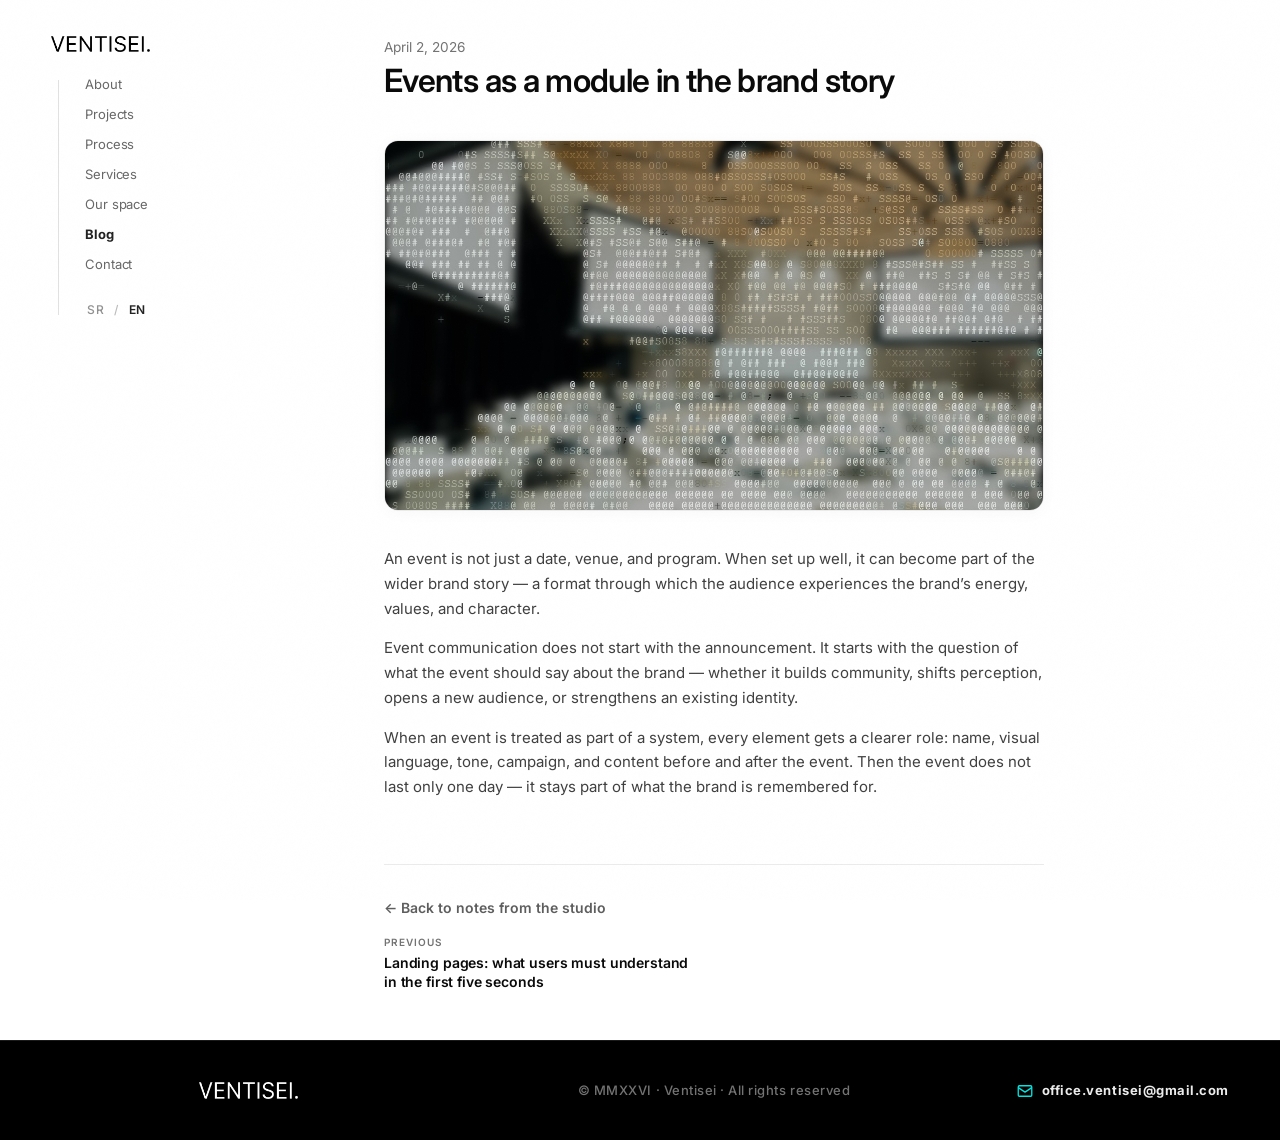
<file: ventisei/en/blog/dogadjaj-modul.html>
<!DOCTYPE html>
<html lang="en">

<head>
  <!-- Google Tag Manager -->
  <script>(function(w,d,s,l,i){w[l]=w[l]||[];w[l].push({'gtm.start':
  new Date().getTime(),event:'gtm.js'});var f=d.getElementsByTagName(s)[0],
  j=d.createElement(s),dl=l!='dataLayer'?'&l='+l:'';j.async=true;j.src=
  'https://www.googletagmanager.com/gtm.js?id='+i+dl;f.parentNode.insertBefore(j,f);
  })(window,document,'script','dataLayer','GTM-KT7FKQ2C');</script>
  <!-- End Google Tag Manager -->
  <meta charset="UTF-8">
  <meta name="viewport" content="width=device-width, initial-scale=1.0">
    <title>Events as a module in the brand story — Ventisei</title>
  <meta name="description" content="How an event becomes part of the brand story — from what it should say to pre- and post-event content.">
  <meta name="robots" content="index, follow">
  <meta name="author" content="Ventisei">
  <meta name="theme-color" content="#ffffff">
  <link rel="canonical" href="https://ventisei.arch/en/blog/dogadjaj-modul.html">
  <meta property="og:type" content="article">
  <meta property="og:site_name" content="Ventisei">
  <meta property="og:title" content="Events as a module in the brand story — Ventisei">
  <meta property="og:description" content="How an event becomes part of the brand story — from what it should say to pre- and post-event content.">
  <meta property="og:url" content="https://ventisei.arch/en/blog/dogadjaj-modul.html">
  <meta property="og:image" content="https://ventisei.arch/assets/og-image.png">
  <meta property="og:image:width" content="1200">
  <meta property="og:image:height" content="630">
  <meta property="og:locale" content="en_US">
  <meta property="article:published_time" content="2026-04-02">
  <meta name="twitter:card" content="summary_large_image">
  <meta name="twitter:title" content="Events as a module in the brand story — Ventisei">
  <meta name="twitter:description" content="How an event becomes part of the brand story — from what it should say to pre- and post-event content.">
  <meta name="twitter:image" content="https://ventisei.arch/assets/og-image.png">
  <link rel="alternate" hreflang="sr-Latn" href="https://ventisei.arch/blog/dogadjaj-modul.html">
  <link rel="alternate" hreflang="en" href="https://ventisei.arch/en/blog/dogadjaj-modul.html">
  <link rel="alternate" hreflang="x-default" href="https://ventisei.arch/blog/dogadjaj-modul.html">
  <link rel="icon" href="../../assets/logo-2.png" type="image/png">
  <link rel="apple-touch-icon" href="../../assets/logo-2.png">
  <link rel="preconnect" href="https://fonts.googleapis.com">
  <link rel="preconnect" href="https://fonts.gstatic.com" crossorigin>
  <link rel="preconnect" href="https://cdnjs.cloudflare.com" crossorigin>
  <link rel="preload" href="https://fonts.googleapis.com/css2?family=Inter:wght@400;500;600;700;800&display=swap" as="style"
    onload="this.onload=null;this.rel='stylesheet'">
  <noscript>
    <link rel="stylesheet" href="https://fonts.googleapis.com/css2?family=Inter:wght@400;500;600;700;800&display=swap">
  </noscript>
  <link rel="stylesheet" href="../../styles/tokens.css?v=2026-05-10">
  <link rel="stylesheet" href="../../styles/base.css?v=2026-05-10">
  <link rel="stylesheet" href="../../styles/sections.css?v=2026-05-10">
  <link rel="stylesheet" href="../../styles/blog.css?v=2026-05-10">
  <link rel="stylesheet" href="../../styles/lang.css?v=2026-05-10">
  <script type="application/ld+json">
  {"@context":"https://schema.org","@graph":[
    {"@type":"BlogPosting","headline":"Events as a module in the brand story","description":"How an event becomes part of the brand story — from what it should say to pre- and post-event content.","datePublished":"2026-04-02","inLanguage":"en","mainEntityOfPage":"https://ventisei.arch/en/blog/dogadjaj-modul.html","url":"https://ventisei.arch/en/blog/dogadjaj-modul.html","author":{"@type":"Organization","name":"Ventisei"},"publisher":{"@type":"Organization","name":"Ventisei","logo":{"@type":"ImageObject","url":"https://ventisei.arch/assets/logo-1.png"}},"image":"https://ventisei.arch/assets/og-image.png"},
    {"@type":"BreadcrumbList","itemListElement":[{"@type":"ListItem","position":1,"name":"Ventisei","item":"https://ventisei.arch/en/"},{"@type":"ListItem","position":2,"name":"Notes from the studio","item":"https://ventisei.arch/en/#blog"},{"@type":"ListItem","position":3,"name":"Events as a module in the brand story","item":"https://ventisei.arch/en/blog/dogadjaj-modul.html"}]}
  ]}
  </script>
</head>

<body class="page-blog">
  <!-- Google Tag Manager (noscript) -->
  <noscript><iframe src="https://www.googletagmanager.com/ns.html?id=GTM-KT7FKQ2C"
  height="0" width="0" style="display:none;visibility:hidden"></iframe></noscript>
  <!-- End Google Tag Manager (noscript) -->
  <div class="nav-backdrop" hidden aria-hidden="true"></div>
  <aside class="index-rail">
    <a class="index-rail-brand" href="../index.html" aria-label="Ventisei">
      <span class="brand-logo-wrap brand-logo-wrap--rail">
        <img class="brand-logo brand-logo--rail" src="../../assets/logo-1.png" alt="" width="380" height="62" decoding="async">
      </span>
    </a>
    <button type="button" class="mobile-nav-toggle" aria-expanded="false" aria-controls="primary-nav-panel"
      aria-label="Open menu">
      <span class="mobile-nav-toggle-inner" aria-hidden="true">
        <span class="mobile-nav-toggle-bar"></span>
        <span class="mobile-nav-toggle-bar"></span>
        <span class="mobile-nav-toggle-bar"></span>
      </span>
    </button>
    <div class="index-links" id="primary-nav-panel" role="navigation" aria-label="Main navigation">
      <a class="index-link" href="../index.html#about"><span class="index-num">01</span><span
          class="index-label">About</span></a>
      <a class="index-link" href="../index.html#works"><span class="index-num">02</span><span
          class="index-label">Projects</span></a>
      <a class="index-link" href="../index.html#method"><span class="index-num">03</span><span
          class="index-label">Process</span></a>
      <a class="index-link" href="../index.html#services"><span class="index-num">04</span><span
          class="index-label">Services</span></a>
      <a class="index-link" href="../index.html#testimonials"><span class="index-num">05</span><span
          class="index-label">Our space</span></a>
      <a class="index-link is-active" href="../index.html#blog"><span class="index-num">06</span><span
          class="index-label">Blog</span></a>
      <a class="index-link" href="#contact"><span class="index-num">07</span><span
          class="index-label">Contact</span></a>

      <nav class="lang-switch" aria-label="Language">
      <a class="lang-switch__link" href="../../blog/dogadjaj-modul.html" hreflang="sr-Latn" lang="sr-Latn">SR</a>
      <span class="lang-switch__sep" aria-hidden="true">/</span>
      <a class="lang-switch__link is-active" href="./dogadjaj-modul.html" hreflang="en" lang="en">EN</a>
    </nav>
    </div>
  </aside>

  <main id="main-content">
    <article class="blog-article">
      <header>
        <time datetime="2026-04-02">April 2, 2026</time>
        <h1>Events as a module in the brand story</h1>
      </header>
      <figure class="blog-article-hero">
        <img class="blog-cover" src="../../assets/blog/blog_dogadjaj-kao-modul.jpg"
          alt="Live event production and organization" width="1200" height="750" loading="eager">
      </figure>
      <p>An event is not just a date, venue, and program. When set up well, it can become part of the wider brand story — a format through which the audience experiences the brand’s energy, values, and character.</p>
      <p>Event communication does not start with the announcement. It starts with the question of what the event should say about the brand — whether it builds community, shifts perception, opens a new audience, or strengthens an existing identity.</p>
      <p>When an event is treated as part of a system, every element gets a clearer role: name, visual language, tone, campaign, and content before and after the event. Then the event does not last only one day — it stays part of what the brand is remembered for.</p>
    </article>

    <nav class="blog-post-nav" aria-label="Article navigation">
      <a class="blog-post-nav__back" href="../index.html#blog">← Back to notes from the studio</a>
      <div class="blog-post-nav__adjacent">
        <a class="blog-post-nav__link blog-post-nav__link--prev" href="landing-stranica.html">
          <span class="blog-post-nav__label">Previous</span>
          <span class="blog-post-nav__title">Landing pages: what users must understand in the first five seconds</span>
        </a>
        <span class="blog-post-nav__slot--empty" aria-hidden="true"></span>
      </div>
    </nav>
  </main>

  <footer class="footer" id="contact" data-nav-theme="dark">
    <div class="container footer-inner">
      <div class="footer-bar">
        <img class="brand-logo brand-logo--footer" src="../../assets/logo-1.png" alt="Ventisei" width="380" height="62" decoding="async">
        <span class="footer-bar__sep" aria-hidden="true">·</span>
        <span class="footer-copy">© MMXXVI · Ventisei · All rights reserved</span>
        <span class="footer-bar__sep" aria-hidden="true">·</span>
        <a class="footer-email" href="mailto:office.ventisei@gmail.com">
          <svg class="footer-email__icon" width="18" height="18" viewBox="0 0 24 24" fill="none"
            xmlns="http://www.w3.org/2000/svg" aria-hidden="true">
            <rect x="3" y="5" width="18" height="14" rx="1.5" stroke="#01E6E1" stroke-width="1.75" />
            <path d="M3 7.5 12 13.5 21 7.5" stroke="#01E6E1" stroke-width="1.75" stroke-linejoin="round" />
          </svg>
          office.ventisei@gmail.com
        </a>
      </div>
    </div>
  </footer>

  <script defer src="../../scripts/langDetect.js?v=2026-05-26"></script>
  <script type="module" src="../../scripts/blogPage.js?v=2026-05-10"></script>
</body>

</html>
</file>
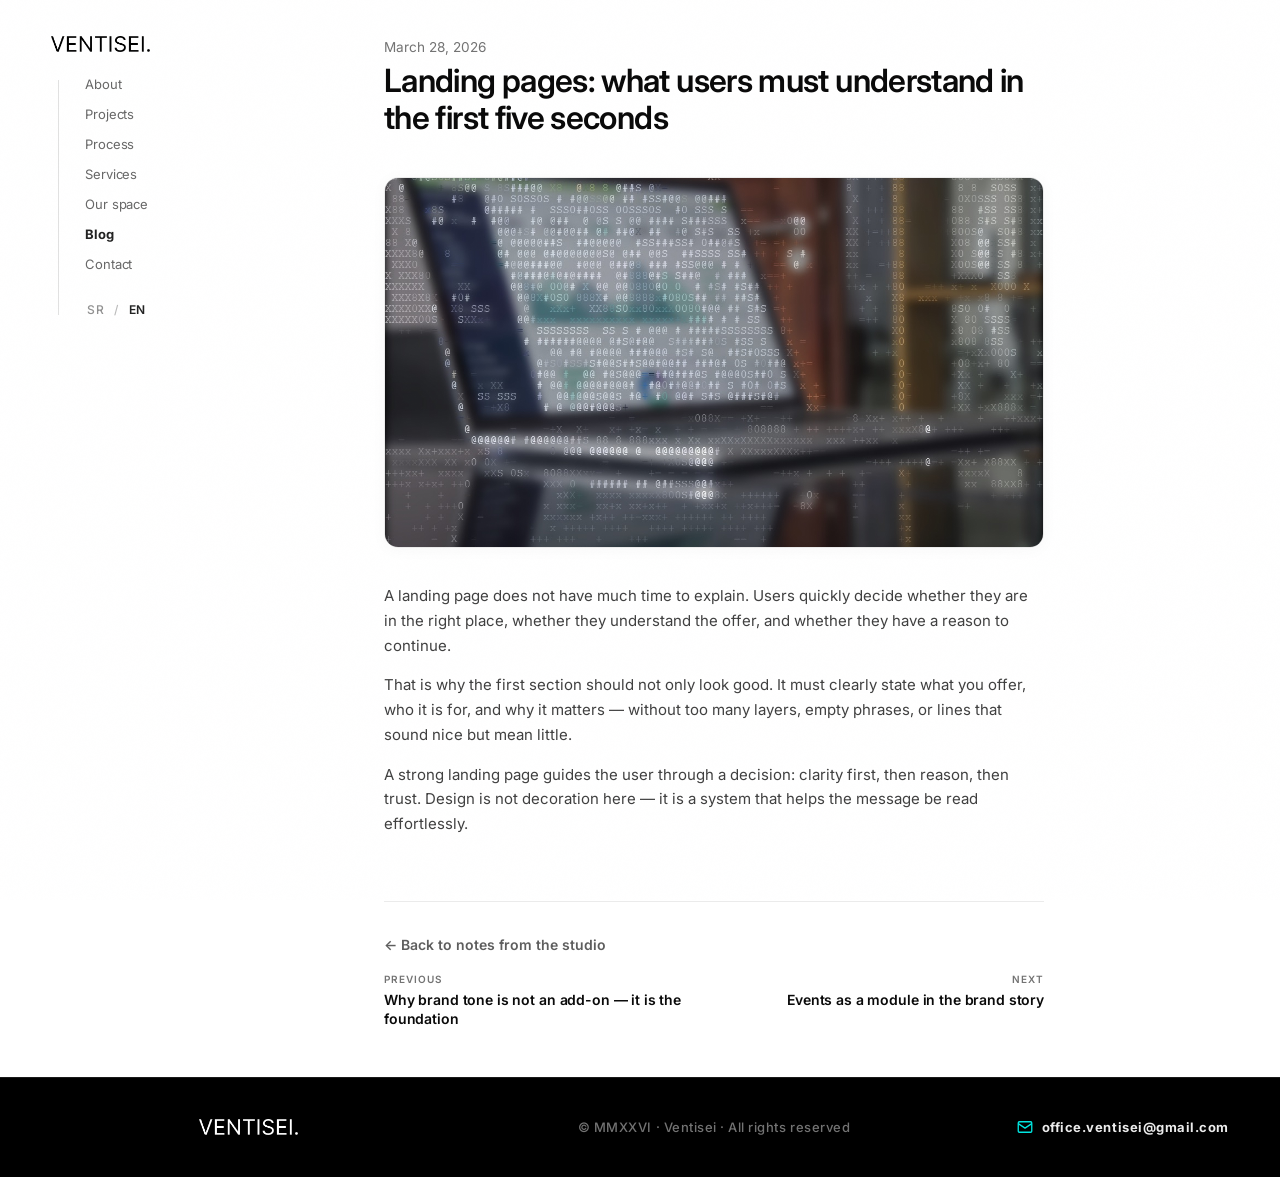
<file: ventisei/en/blog/landing-stranica.html>
<!DOCTYPE html>
<html lang="en">

<head>
  <!-- Google Tag Manager -->
  <script>(function(w,d,s,l,i){w[l]=w[l]||[];w[l].push({'gtm.start':
  new Date().getTime(),event:'gtm.js'});var f=d.getElementsByTagName(s)[0],
  j=d.createElement(s),dl=l!='dataLayer'?'&l='+l:'';j.async=true;j.src=
  'https://www.googletagmanager.com/gtm.js?id='+i+dl;f.parentNode.insertBefore(j,f);
  })(window,document,'script','dataLayer','GTM-KT7FKQ2C');</script>
  <!-- End Google Tag Manager -->
  <meta charset="UTF-8">
  <meta name="viewport" content="width=device-width, initial-scale=1.0">
    <title>Landing pages: the first five seconds — Ventisei</title>
  <meta name="description" content="Landing pages have little time — the first section must lead with clarity, reason, and trust.">
  <meta name="robots" content="index, follow">
  <meta name="author" content="Ventisei">
  <meta name="theme-color" content="#ffffff">
  <link rel="canonical" href="https://ventisei.arch/en/blog/landing-stranica.html">
  <meta property="og:type" content="article">
  <meta property="og:site_name" content="Ventisei">
  <meta property="og:title" content="Landing pages: the first five seconds — Ventisei">
  <meta property="og:description" content="Landing pages have little time — the first section must lead with clarity, reason, and trust.">
  <meta property="og:url" content="https://ventisei.arch/en/blog/landing-stranica.html">
  <meta property="og:image" content="https://ventisei.arch/assets/og-image.png">
  <meta property="og:image:width" content="1200">
  <meta property="og:image:height" content="630">
  <meta property="og:locale" content="en_US">
  <meta property="article:published_time" content="2026-03-28">
  <meta name="twitter:card" content="summary_large_image">
  <meta name="twitter:title" content="Landing pages: the first five seconds — Ventisei">
  <meta name="twitter:description" content="Landing pages have little time — the first section must lead with clarity, reason, and trust.">
  <meta name="twitter:image" content="https://ventisei.arch/assets/og-image.png">
  <link rel="alternate" hreflang="sr-Latn" href="https://ventisei.arch/blog/landing-stranica.html">
  <link rel="alternate" hreflang="en" href="https://ventisei.arch/en/blog/landing-stranica.html">
  <link rel="alternate" hreflang="x-default" href="https://ventisei.arch/blog/landing-stranica.html">
  <link rel="icon" href="../../assets/logo-2.png" type="image/png">
  <link rel="apple-touch-icon" href="../../assets/logo-2.png">
  <link rel="preconnect" href="https://fonts.googleapis.com">
  <link rel="preconnect" href="https://fonts.gstatic.com" crossorigin>
  <link rel="preconnect" href="https://cdnjs.cloudflare.com" crossorigin>
  <link rel="preload" href="https://fonts.googleapis.com/css2?family=Inter:wght@400;500;600;700;800&display=swap" as="style"
    onload="this.onload=null;this.rel='stylesheet'">
  <noscript>
    <link rel="stylesheet" href="https://fonts.googleapis.com/css2?family=Inter:wght@400;500;600;700;800&display=swap">
  </noscript>
  <link rel="stylesheet" href="../../styles/tokens.css?v=2026-05-10">
  <link rel="stylesheet" href="../../styles/base.css?v=2026-05-10">
  <link rel="stylesheet" href="../../styles/sections.css?v=2026-05-10">
  <link rel="stylesheet" href="../../styles/blog.css?v=2026-05-10">
  <link rel="stylesheet" href="../../styles/lang.css?v=2026-05-10">
  <script type="application/ld+json">
  {"@context":"https://schema.org","@graph":[
    {"@type":"BlogPosting","headline":"Landing pages: the first five seconds","description":"Landing pages have little time — the first section must lead with clarity, reason, and trust.","datePublished":"2026-03-28","inLanguage":"en","mainEntityOfPage":"https://ventisei.arch/en/blog/landing-stranica.html","url":"https://ventisei.arch/en/blog/landing-stranica.html","author":{"@type":"Organization","name":"Ventisei"},"publisher":{"@type":"Organization","name":"Ventisei","logo":{"@type":"ImageObject","url":"https://ventisei.arch/assets/logo-1.png"}},"image":"https://ventisei.arch/assets/og-image.png"},
    {"@type":"BreadcrumbList","itemListElement":[{"@type":"ListItem","position":1,"name":"Ventisei","item":"https://ventisei.arch/en/"},{"@type":"ListItem","position":2,"name":"Notes from the studio","item":"https://ventisei.arch/en/#blog"},{"@type":"ListItem","position":3,"name":"Landing pages: the first five seconds","item":"https://ventisei.arch/en/blog/landing-stranica.html"}]}
  ]}
  </script>
</head>

<body class="page-blog">
  <!-- Google Tag Manager (noscript) -->
  <noscript><iframe src="https://www.googletagmanager.com/ns.html?id=GTM-KT7FKQ2C"
  height="0" width="0" style="display:none;visibility:hidden"></iframe></noscript>
  <!-- End Google Tag Manager (noscript) -->
  <div class="nav-backdrop" hidden aria-hidden="true"></div>
  <aside class="index-rail">
    <a class="index-rail-brand" href="../index.html" aria-label="Ventisei">
      <span class="brand-logo-wrap brand-logo-wrap--rail">
        <img class="brand-logo brand-logo--rail" src="../../assets/logo-1.png" alt="" width="380" height="62" decoding="async">
      </span>
    </a>
    <button type="button" class="mobile-nav-toggle" aria-expanded="false" aria-controls="primary-nav-panel"
      aria-label="Open menu">
      <span class="mobile-nav-toggle-inner" aria-hidden="true">
        <span class="mobile-nav-toggle-bar"></span>
        <span class="mobile-nav-toggle-bar"></span>
        <span class="mobile-nav-toggle-bar"></span>
      </span>
    </button>
    <div class="index-links" id="primary-nav-panel" role="navigation" aria-label="Main navigation">
      <a class="index-link" href="../index.html#about"><span class="index-num">01</span><span
          class="index-label">About</span></a>
      <a class="index-link" href="../index.html#works"><span class="index-num">02</span><span
          class="index-label">Projects</span></a>
      <a class="index-link" href="../index.html#method"><span class="index-num">03</span><span
          class="index-label">Process</span></a>
      <a class="index-link" href="../index.html#services"><span class="index-num">04</span><span
          class="index-label">Services</span></a>
      <a class="index-link" href="../index.html#testimonials"><span class="index-num">05</span><span
          class="index-label">Our space</span></a>
      <a class="index-link is-active" href="../index.html#blog"><span class="index-num">06</span><span
          class="index-label">Blog</span></a>
      <a class="index-link" href="#contact"><span class="index-num">07</span><span
          class="index-label">Contact</span></a>

      <nav class="lang-switch" aria-label="Language">
      <a class="lang-switch__link" href="../../blog/landing-stranica.html" hreflang="sr-Latn" lang="sr-Latn">SR</a>
      <span class="lang-switch__sep" aria-hidden="true">/</span>
      <a class="lang-switch__link is-active" href="./landing-stranica.html" hreflang="en" lang="en">EN</a>
    </nav>
    </div>
  </aside>

  <main id="main-content">
    <article class="blog-article">
      <header>
        <time datetime="2026-03-28">March 28, 2026</time>
        <h1>Landing pages: what users must understand in the first five seconds</h1>
      </header>
      <figure class="blog-article-hero">
        <img class="blog-cover" src="../../assets/blog/blog_landing-stranica.jpg" alt="Landing page review on a laptop"
          width="1200" height="750" loading="eager">
      </figure>
      <p>A landing page does not have much time to explain. Users quickly decide whether they are in the right place, whether they understand the offer, and whether they have a reason to continue.</p>
      <p>That is why the first section should not only look good. It must clearly state what you offer, who it is for, and why it matters — without too many layers, empty phrases, or lines that sound nice but mean little.</p>
      <p>A strong landing page guides the user through a decision: clarity first, then reason, then trust. Design is not decoration here — it is a system that helps the message be read effortlessly.</p>
    </article>

    <nav class="blog-post-nav" aria-label="Article navigation">
      <a class="blog-post-nav__back" href="../index.html#blog">← Back to notes from the studio</a>
      <div class="blog-post-nav__adjacent">
        <a class="blog-post-nav__link blog-post-nav__link--prev" href="zasto-ton-glasa.html">
          <span class="blog-post-nav__label">Previous</span>
          <span class="blog-post-nav__title">Why brand tone is not an add-on — it is the foundation</span>
        </a>
        <a class="blog-post-nav__link blog-post-nav__link--next" href="dogadjaj-modul.html">
          <span class="blog-post-nav__label">Next</span>
          <span class="blog-post-nav__title">Events as a module in the brand story</span>
        </a>
      </div>
    </nav>
  </main>

  <footer class="footer" id="contact" data-nav-theme="dark">
    <div class="container footer-inner">
      <div class="footer-bar">
        <img class="brand-logo brand-logo--footer" src="../../assets/logo-1.png" alt="Ventisei" width="380" height="62" decoding="async">
        <span class="footer-bar__sep" aria-hidden="true">·</span>
        <span class="footer-copy">© MMXXVI · Ventisei · All rights reserved</span>
        <span class="footer-bar__sep" aria-hidden="true">·</span>
        <a class="footer-email" href="mailto:office.ventisei@gmail.com">
          <svg class="footer-email__icon" width="18" height="18" viewBox="0 0 24 24" fill="none"
            xmlns="http://www.w3.org/2000/svg" aria-hidden="true">
            <rect x="3" y="5" width="18" height="14" rx="1.5" stroke="#01E6E1" stroke-width="1.75" />
            <path d="M3 7.5 12 13.5 21 7.5" stroke="#01E6E1" stroke-width="1.75" stroke-linejoin="round" />
          </svg>
          office.ventisei@gmail.com
        </a>
      </div>
    </div>
  </footer>

  <script defer src="../../scripts/langDetect.js?v=2026-05-26"></script>
  <script type="module" src="../../scripts/blogPage.js?v=2026-05-10"></script>
</body>

</html>
</file>
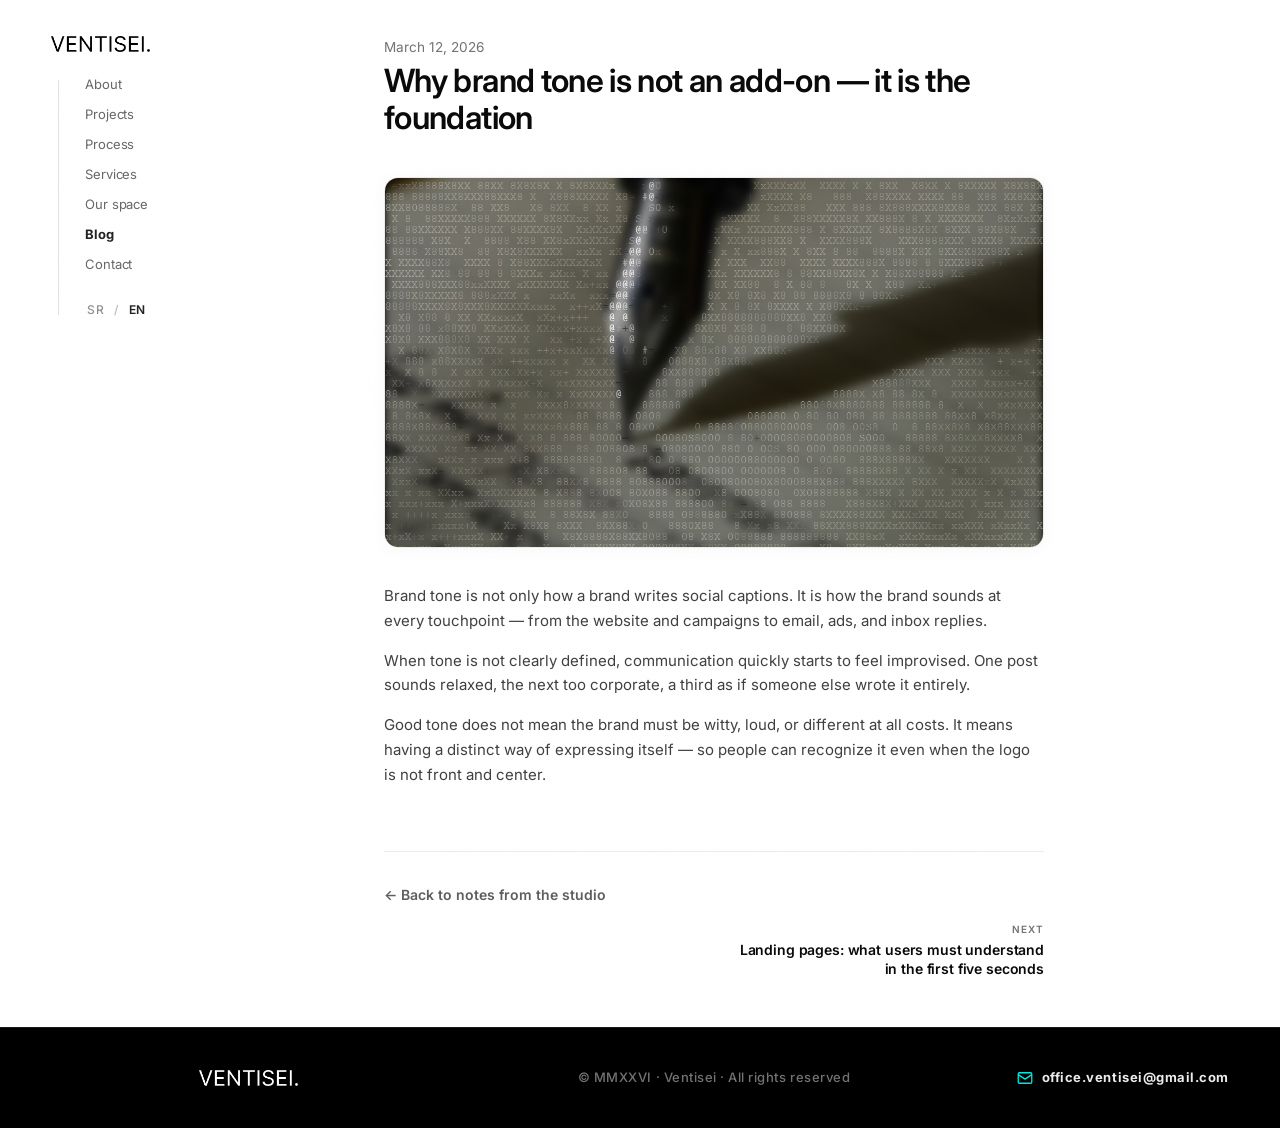
<file: ventisei/en/blog/zasto-ton-glasa.html>
<!DOCTYPE html>
<html lang="en">

<head>
  <!-- Google Tag Manager -->
  <script>(function(w,d,s,l,i){w[l]=w[l]||[];w[l].push({'gtm.start':
  new Date().getTime(),event:'gtm.js'});var f=d.getElementsByTagName(s)[0],
  j=d.createElement(s),dl=l!='dataLayer'?'&l='+l:'';j.async=true;j.src=
  'https://www.googletagmanager.com/gtm.js?id='+i+dl;f.parentNode.insertBefore(j,f);
  })(window,document,'script','dataLayer','GTM-KT7FKQ2C');</script>
  <!-- End Google Tag Manager -->
  <meta charset="UTF-8">
  <meta name="viewport" content="width=device-width, initial-scale=1.0">
    <title>Why brand tone is not an add-on — it is the foundation — Ventisei</title>
  <meta name="description" content="Brand tone is how you sound at every touchpoint — without it, communication becomes improvisation.">
  <meta name="robots" content="index, follow">
  <meta name="author" content="Ventisei">
  <meta name="theme-color" content="#ffffff">
  <link rel="canonical" href="https://ventisei.arch/en/blog/zasto-ton-glasa.html">
  <meta property="og:type" content="article">
  <meta property="og:site_name" content="Ventisei">
  <meta property="og:title" content="Why brand tone is not an add-on — it is the foundation — Ventisei">
  <meta property="og:description" content="Brand tone is how you sound at every touchpoint — without it, communication becomes improvisation.">
  <meta property="og:url" content="https://ventisei.arch/en/blog/zasto-ton-glasa.html">
  <meta property="og:image" content="https://ventisei.arch/assets/og-image.png">
  <meta property="og:image:width" content="1200">
  <meta property="og:image:height" content="630">
  <meta property="og:locale" content="en_US">
  <meta property="article:published_time" content="2026-03-12">
  <meta name="twitter:card" content="summary_large_image">
  <meta name="twitter:title" content="Why brand tone is not an add-on — it is the foundation — Ventisei">
  <meta name="twitter:description" content="Brand tone is how you sound at every touchpoint — without it, communication becomes improvisation.">
  <meta name="twitter:image" content="https://ventisei.arch/assets/og-image.png">
  <link rel="alternate" hreflang="sr-Latn" href="https://ventisei.arch/blog/zasto-ton-glasa.html">
  <link rel="alternate" hreflang="en" href="https://ventisei.arch/en/blog/zasto-ton-glasa.html">
  <link rel="alternate" hreflang="x-default" href="https://ventisei.arch/blog/zasto-ton-glasa.html">
  <link rel="icon" href="../../assets/logo-2.png" type="image/png">
  <link rel="apple-touch-icon" href="../../assets/logo-2.png">
  <link rel="preconnect" href="https://fonts.googleapis.com">
  <link rel="preconnect" href="https://fonts.gstatic.com" crossorigin>
  <link rel="preconnect" href="https://cdnjs.cloudflare.com" crossorigin>
  <link rel="preload" href="https://fonts.googleapis.com/css2?family=Inter:wght@400;500;600;700;800&display=swap" as="style"
    onload="this.onload=null;this.rel='stylesheet'">
  <noscript>
    <link rel="stylesheet" href="https://fonts.googleapis.com/css2?family=Inter:wght@400;500;600;700;800&display=swap">
  </noscript>
  <link rel="stylesheet" href="../../styles/tokens.css?v=2026-05-10">
  <link rel="stylesheet" href="../../styles/base.css?v=2026-05-10">
  <link rel="stylesheet" href="../../styles/sections.css?v=2026-05-10">
  <link rel="stylesheet" href="../../styles/blog.css?v=2026-05-10">
  <link rel="stylesheet" href="../../styles/lang.css?v=2026-05-10">
  <script type="application/ld+json">
  {"@context":"https://schema.org","@graph":[
    {"@type":"BlogPosting","headline":"Why brand tone is not an add-on — it is the foundation","description":"Brand tone is how you sound at every touchpoint — without it, communication becomes improvisation.","datePublished":"2026-03-12","inLanguage":"en","mainEntityOfPage":"https://ventisei.arch/en/blog/zasto-ton-glasa.html","url":"https://ventisei.arch/en/blog/zasto-ton-glasa.html","author":{"@type":"Organization","name":"Ventisei"},"publisher":{"@type":"Organization","name":"Ventisei","logo":{"@type":"ImageObject","url":"https://ventisei.arch/assets/logo-1.png"}},"image":"https://ventisei.arch/assets/og-image.png"},
    {"@type":"BreadcrumbList","itemListElement":[{"@type":"ListItem","position":1,"name":"Ventisei","item":"https://ventisei.arch/en/"},{"@type":"ListItem","position":2,"name":"Notes from the studio","item":"https://ventisei.arch/en/#blog"},{"@type":"ListItem","position":3,"name":"Why brand tone is not an add-on — it is the foundation","item":"https://ventisei.arch/en/blog/zasto-ton-glasa.html"}]}
  ]}
  </script>
</head>

<body class="page-blog">
  <!-- Google Tag Manager (noscript) -->
  <noscript><iframe src="https://www.googletagmanager.com/ns.html?id=GTM-KT7FKQ2C"
  height="0" width="0" style="display:none;visibility:hidden"></iframe></noscript>
  <!-- End Google Tag Manager (noscript) -->
  <div class="nav-backdrop" hidden aria-hidden="true"></div>
  <aside class="index-rail">
    <a class="index-rail-brand" href="../index.html" aria-label="Ventisei">
      <span class="brand-logo-wrap brand-logo-wrap--rail">
        <img class="brand-logo brand-logo--rail" src="../../assets/logo-1.png" alt="" width="380" height="62" decoding="async">
      </span>
    </a>
    <button type="button" class="mobile-nav-toggle" aria-expanded="false" aria-controls="primary-nav-panel"
      aria-label="Open menu">
      <span class="mobile-nav-toggle-inner" aria-hidden="true">
        <span class="mobile-nav-toggle-bar"></span>
        <span class="mobile-nav-toggle-bar"></span>
        <span class="mobile-nav-toggle-bar"></span>
      </span>
    </button>
    <div class="index-links" id="primary-nav-panel" role="navigation" aria-label="Main navigation">
      <a class="index-link" href="../index.html#about"><span class="index-num">01</span><span
          class="index-label">About</span></a>
      <a class="index-link" href="../index.html#works"><span class="index-num">02</span><span
          class="index-label">Projects</span></a>
      <a class="index-link" href="../index.html#method"><span class="index-num">03</span><span
          class="index-label">Process</span></a>
      <a class="index-link" href="../index.html#services"><span class="index-num">04</span><span
          class="index-label">Services</span></a>
      <a class="index-link" href="../index.html#testimonials"><span class="index-num">05</span><span
          class="index-label">Our space</span></a>
      <a class="index-link is-active" href="../index.html#blog"><span class="index-num">06</span><span
          class="index-label">Blog</span></a>
      <a class="index-link" href="#contact"><span class="index-num">07</span><span
          class="index-label">Contact</span></a>

      <nav class="lang-switch" aria-label="Language">
      <a class="lang-switch__link" href="../../blog/zasto-ton-glasa.html" hreflang="sr-Latn" lang="sr-Latn">SR</a>
      <span class="lang-switch__sep" aria-hidden="true">/</span>
      <a class="lang-switch__link is-active" href="./zasto-ton-glasa.html" hreflang="en" lang="en">EN</a>
    </nav>
    </div>
  </aside>

  <main id="main-content">
    <article class="blog-article">
      <header>
        <time datetime="2026-03-12">March 12, 2026</time>
        <h1>Why brand tone is not an add-on — it is the foundation</h1>
      </header>
      <figure class="blog-article-hero">
        <img class="blog-cover" src="../../assets/blog/blog_zasto-ton.jpg" alt="Brand communication planning notes"
          width="1200" height="750" loading="eager">
      </figure>
      <p>Brand tone is not only how a brand writes social captions. It is how the brand sounds at every touchpoint — from the website and campaigns to email, ads, and inbox replies.</p>
      <p>When tone is not clearly defined, communication quickly starts to feel improvised. One post sounds relaxed, the next too corporate, a third as if someone else wrote it entirely.</p>
      <p>Good tone does not mean the brand must be witty, loud, or different at all costs. It means having a distinct way of expressing itself — so people can recognize it even when the logo is not front and center.</p>
    </article>

    <nav class="blog-post-nav" aria-label="Article navigation">
      <a class="blog-post-nav__back" href="../index.html#blog">← Back to notes from the studio</a>
      <div class="blog-post-nav__adjacent">
        <span class="blog-post-nav__slot--empty" aria-hidden="true"></span>
        <a class="blog-post-nav__link blog-post-nav__link--next" href="landing-stranica.html">
          <span class="blog-post-nav__label">Next</span>
          <span class="blog-post-nav__title">Landing pages: what users must understand in the first five seconds</span>
        </a>
      </div>
    </nav>
  </main>

  <footer class="footer" id="contact" data-nav-theme="dark">
    <div class="container footer-inner">
      <div class="footer-bar">
        <img class="brand-logo brand-logo--footer" src="../../assets/logo-1.png" alt="Ventisei" width="380" height="62" decoding="async">
        <span class="footer-bar__sep" aria-hidden="true">·</span>
        <span class="footer-copy">© MMXXVI · Ventisei · All rights reserved</span>
        <span class="footer-bar__sep" aria-hidden="true">·</span>
        <a class="footer-email" href="mailto:office.ventisei@gmail.com">
          <svg class="footer-email__icon" width="18" height="18" viewBox="0 0 24 24" fill="none"
            xmlns="http://www.w3.org/2000/svg" aria-hidden="true">
            <rect x="3" y="5" width="18" height="14" rx="1.5" stroke="#01E6E1" stroke-width="1.75" />
            <path d="M3 7.5 12 13.5 21 7.5" stroke="#01E6E1" stroke-width="1.75" stroke-linejoin="round" />
          </svg>
          office.ventisei@gmail.com
        </a>
      </div>
    </div>
  </footer>

  <script defer src="../../scripts/langDetect.js?v=2026-05-26"></script>
  <script type="module" src="../../scripts/blogPage.js?v=2026-05-10"></script>
</body>

</html>
</file>
<file: ventisei/styles/tokens.css>
:root {
  --bg: #ffffff;
  --bg-alt: #fafafa;
  --bg-dark: #0a0a0a;
  --ink: #0a0a0a;
  --ink-light: #525252;
  --ink-muted: #737373;
  --cyan: #99F5F3;
  --cyan-dim: rgba(26, 107, 92, 0.12);
  --white: #ffffff;
  --border: rgba(10, 10, 10, 0.08);
  --border-cyan: rgba(26, 107, 92, 0.35);

  /* David-like process: inactive copy reads as light gray, not mid-gray */
  --david-process-idle: rgba(10, 10, 10, 0.11);

  --font-display: 'Inter', system-ui, sans-serif;
  --font-mono: 'Inter', system-ui, sans-serif;
  --font-body: 'Inter', system-ui, sans-serif;

  --ease-arch: cubic-bezier(0.16, 1, 0.3, 1);
  --ease-heavy: cubic-bezier(0.77, 0, 0.175, 1);

  --gutter: clamp(20px, 4vw, 72px);
  /* Clearance for fixed index rail (padding only — not subtracted from content width) */
  --rail-safe-left: max(var(--gutter), calc(var(--gutter) + 148px));
  --section-y: clamp(72px, 9vw, 140px);
  --section-y-lg: clamp(96px, 11vw, 180px);
  --grid-gap: 4px;
  --radius-0: 0px;
  --radius-card: 14px;
  --nav-h: 72px;
  --rail-x: 22px;
  --rail-y: 120px;
  /* Content column; outer box adds rail + right gutter via --layout-max */
  --container: 1200px;
  --containerWide: 1240px;
  --layout-max: calc(var(--container) + var(--rail-safe-left) + var(--gutter));
  --measure: 66ch;
  --measureNarrow: 54ch;
}

@media (max-width: 1024px) {
  :root {
    --rail-x: 14px;
    --rail-y: 104px;
  }
}

@media (max-width: 768px) {
  :root {
    --rail-x: 10px;
    --rail-y: 92px;
  }
}

@media (max-width: 899px) {
  :root {
    --gutter: clamp(14px, 4vw, 22px);
    --section-y: clamp(40px, 7vw, 64px);
    --section-y-lg: clamp(48px, 8vw, 80px);
    --nav-h: 56px;
    --rail-x: 14px;
    --rail-y: 12px;
  }
}
</file>
<file: ventisei/styles/base.css>
/* Reset + base typography (brutalist, minimal) */
*, *::before, *::after { box-sizing: border-box; margin: 0; padding: 0; }

html { font-size: 16px; scroll-behavior: auto; }

body {
  background: var(--bg);
  color: var(--ink);
  font-family: var(--font-body);
  font-weight: 400;
  overflow-x: hidden;
  cursor: auto;
  -webkit-font-smoothing: antialiased;
}

/* Avoid horizontal scroll when using rotated rail */
body { overflow-x: clip; }

img, svg, canvas { display: block; max-width: 100%; }
a { color: inherit; }

@media (pointer: coarse) {
  body { cursor: auto; }
}
/* END OF body */

/* Noise overlay */
body::after {
  content: '';
  position: fixed;
  inset: 0;
  pointer-events: none;
  z-index: 9990;
  opacity: 0.012;
  background-image: url("data:image/svg+xml,%3Csvg viewBox='0 0 256 256' xmlns='http://www.w3.org/2000/svg'%3E%3Cfilter id='noise'%3E%3CfeTurbulence type='fractalNoise' baseFrequency='0.9' numOctaves='4' stitchTiles='stitch'/%3E%3C/filter%3E%3Crect width='100%25' height='100%25' filter='url(%23noise)'/%3E%3C/svg%3E");
  background-size: 200px 200px;
}

/* Global utility components */
.micro-label {
  font-family: var(--font-body);
  font-size: 10px;
  font-weight: 500;
  letter-spacing: 0.12em;
  text-transform: uppercase;
  color: var(--ink-muted);
}
.micro-label--cyan { color: var(--cyan); }

.section-number {
  font-family: var(--font-body);
  font-size: 10px;
  font-weight: 600;
  letter-spacing: 0.1em;
  color: var(--cyan);
}

.reveal-up { opacity: 0; transform: translateY(60px); }

@media (prefers-reduced-motion: reduce) and (pointer: coarse) {
  *, *::before, *::after { animation-duration: 0.001ms !important; animation-iteration-count: 1 !important; transition-duration: 0.001ms !important; scroll-behavior: auto !important; }
  .reveal-up,
  .reveal-scrub { opacity: 1; transform: none; }
}
</file>
<file: ventisei/styles/blog.css>
/* Blog detail pages — layout with site rail + footer */

/* Desktop: stretch main so footer sits on the bottom of the viewport when content is short */
@media (min-width: 900px) {
  .page-blog {
    display: flex;
    flex-direction: column;
    min-height: 100vh;
    min-height: 100dvh;
  }

  .page-blog #main-content {
    flex: 1 1 auto;
    width: 100%;
    max-width: min(var(--layout-max), 100vw);
    margin-left: auto;
    margin-right: auto;
    box-sizing: border-box;
    padding-left: var(--rail-safe-left);
    padding-right: var(--gutter);
  }

  .page-blog .footer {
    flex-shrink: 0;
    width: 100%;
  }
}

/* Same content column as homepage .container (centered, symmetric gutters) */
.page-blog #main-content {
  box-sizing: border-box;
  width: 100%;
  max-width: var(--container);
  margin-left: auto;
  margin-right: auto;
  padding: 36px var(--gutter) clamp(32px, 5vw, 48px);
}

@media (min-width: 900px) {
  .page-blog #main-content {
    padding-left: var(--rail-safe-left);
    padding-right: var(--gutter);
  }
}

@media (max-width: 899px) {
  .page-blog #main-content {
    padding-top: calc(var(--nav-h) + 28px);
  }
}

.blog-article {
  max-width: var(--measure);
  margin: 0 auto;
  line-height: 1.65;
}

.blog-article time {
  display: block;
  font-size: 0.85rem;
  color: var(--ink-muted);
  margin-bottom: 0.35em;
}

.blog-article h1 {
  font-size: clamp(1.5rem, 4vw, 2rem);
  font-weight: 600;
  letter-spacing: -0.02em;
  line-height: 1.15;
  margin: 0 0 1.25em;
  color: var(--ink);
}

.blog-article-hero {
  width: 100%;
  margin: 0 0 clamp(24px, 4vw, 36px);
  border: 1px solid var(--border);
  border-radius: var(--radius-card);
  overflow: hidden;
  aspect-ratio: 16 / 9;
  box-shadow: 0 2px 16px rgba(0, 0, 0, 0.03);
}

.blog-article-hero .blog-cover {
  width: 100%;
  height: 100%;
  object-fit: cover;
}

.blog-article p {
  margin: 0 0 1em;
  color: rgba(10, 10, 10, 0.78);
  font-size: clamp(15px, 1.05vw, 17px);
}

.blog-article p:last-child {
  margin-bottom: 0;
}

.blog-post-nav {
  max-width: var(--measure);
  margin: clamp(40px, 6vw, 64px) auto 0;
  padding-top: clamp(24px, 3vw, 32px);
  border-top: 1px solid var(--border);
}

.blog-post-nav__back {
  display: inline-block;
  margin-bottom: 20px;
  font-size: 14px;
  font-weight: 600;
  color: rgba(10, 10, 10, 0.66);
  text-decoration: none;
  transition: color 0.2s ease;
}

.blog-post-nav__back:hover {
  color: var(--ink);
}

.blog-post-nav__adjacent {
  display: grid;
  grid-template-columns: minmax(0, 1fr) minmax(0, 1fr);
  gap: clamp(16px, 3vw, 28px);
}

.blog-post-nav__link {
  display: flex;
  flex-direction: column;
  gap: 6px;
  font-size: 13px;
  font-weight: 500;
  color: rgba(10, 10, 10, 0.55);
  text-decoration: none;
}

.blog-post-nav__link--next {
  text-align: right;
  align-items: flex-end;
}

.blog-post-nav__label {
  font-size: 10px;
  font-weight: 600;
  letter-spacing: 0.1em;
  text-transform: uppercase;
  color: var(--ink-muted);
}

.blog-post-nav__title {
  font-size: 14px;
  font-weight: 600;
  letter-spacing: -0.01em;
  color: var(--ink);
  line-height: 1.35;
}

.blog-post-nav__link:hover .blog-post-nav__title {
  text-decoration: underline;
  text-underline-offset: 3px;
}

.blog-post-nav__slot--empty {
  visibility: hidden;
  pointer-events: none;
}

@media (max-width: 599px) {
  .blog-post-nav__adjacent {
    grid-template-columns: 1fr;
  }

  .blog-post-nav__link--next {
    text-align: left;
    align-items: flex-start;
  }
}

.page-blog .section-contactForm {
  padding-top: clamp(64px, 10vw, 120px);
}
</file>
<file: ventisei/styles/lang.css>
.lang-switch {
  display: inline-flex;
  align-items: center;
  gap: 8px;
  font-family: var(--font-body);
  font-size: 12px;
  font-weight: 500;
  letter-spacing: 0.04em;
}

.lang-switch__link {
  color: rgba(10, 10, 10, 0.45);
  text-decoration: none;
  transition: color 0.2s ease;
  padding: 4px 2px;
}

.lang-switch__link:hover {
  color: rgba(10, 10, 10, 0.82);
}

.lang-switch__link.is-active {
  color: rgba(10, 10, 10, 0.9);
  font-weight: 600;
}

.lang-switch__sep {
  color: rgba(10, 10, 10, 0.28);
  user-select: none;
}

.index-rail.is-on-dark .lang-switch__link {
  color: rgba(255, 255, 255, 0.5);
}

.index-rail.is-on-dark .lang-switch__link:hover,
.index-rail.is-on-dark .lang-switch__link.is-active {
  color: rgba(255, 255, 255, 0.92);
}

.index-rail.is-on-dark .lang-switch__sep {
  color: rgba(255, 255, 255, 0.28);
}

/* Desktop: below nav links in left rail */
@media (min-width: 900px) {
  .index-links .lang-switch {
    margin-top: 14px;
    padding-left: 0;
  }
}

/* Mobile: inside slide-down menu, not in top bar */
@media (max-width: 899px) {
  .index-links .lang-switch {
    margin-top: 6px;
    padding: 14px 14px 10px;
    border-top: 1px solid rgba(10, 10, 10, 0.08);
    width: 100%;
    box-sizing: border-box;
    font-size: 13px;
  }

  .index-links .lang-switch__link {
    padding: 10px 12px;
    border-radius: 10px;
    min-height: 44px;
    display: inline-flex;
    align-items: center;
  }

  .index-links .lang-switch__link:active {
    background: rgba(10, 10, 10, 0.06);
  }

  .index-rail.is-on-dark .index-links .lang-switch {
    border-top-color: rgba(255, 255, 255, 0.12);
  }

  .index-rail.is-on-dark .index-links .lang-switch__link:active {
    background: rgba(255, 255, 255, 0.08);
  }
}
</file>
<file: ventisei/styles/sections.css>
/* Layout + sections (ported from legacy, normalized) */

.container,
.container--wide {
  box-sizing: border-box;
  width: 100%;
  margin-left: auto;
  margin-right: auto;
  padding-left: var(--gutter);
  padding-right: var(--gutter);
}

.container {
  max-width: var(--container);
}

.container--wide {
  max-width: var(--container);
}

/* Desktop: offset content from fixed left rail (see .feature-sticky-container below) */
@media (min-width: 900px) {
  .container,
  .container--wide {
    max-width: min(var(--layout-max), 100vw);
    padding-left: var(--rail-safe-left);
    padding-right: var(--gutter);
  }
}

.measure{ max-width: var(--measure); }
.measure--narrow{ max-width: var(--measureNarrow); }

.nav {
  position: fixed;
  top: 0;
  left: 0;
  right: 0;
  z-index: 1000;
  background: rgba(255, 255, 255, 0.92);
  backdrop-filter: blur(10px);
  -webkit-backdrop-filter: blur(10px);
  border-bottom: 1px solid var(--border);
}

.nav-inner {
  display: flex;
  align-items: center;
  justify-content: flex-start;
  min-height: var(--nav-h);
  padding: 18px 0;
}

.nav-brand {
  display: inline-flex;
  align-items: center;
  gap: 14px;
  font-family: var(--font-body);
  font-weight: 500;
  font-size: 18px;
  letter-spacing: -0.02em;
  text-transform: none;
  color: rgba(10, 10, 10, 0.86);
  text-decoration: none;
}
.nav-brand:focus-visible {
  outline: 2px solid rgba(26, 107, 92, 0.45);
  outline-offset: 4px;
  border-radius: 4px;
}
.nav-brand-mark {
  flex: 0 0 auto;
  width: 30px;
  height: 34px;
  border-radius: 8px;
  background:
    radial-gradient(130% 100% at 120% 50%, transparent 0 44%, #ffffff 44.5% 100%),
    repeating-linear-gradient(
      90deg,
      rgba(10, 10, 10, 0.9) 0 2px,
      transparent 2px 5px
    );
  box-shadow: inset 0 -8px 12px rgba(255, 255, 255, 0.8);
}

.nav-links {
  display: flex;
  flex-wrap: wrap;
  justify-content: flex-end;
  gap: 14px 28px;
  list-style: none;
}
.nav-links a {
  font-family: var(--font-body);
  font-size: 12px;
  font-weight: 500;
  letter-spacing: 0.06em;
  text-transform: none;
  color: var(--ink-light);
  text-decoration: none;
  transition: color 0.2s ease;
  position: relative;
}
.nav-links a::after {
  content: '';
  position: absolute;
  bottom: -3px; left: 0;
  width: 0; height: 1px;
  background: var(--cyan);
  transition: width 0.3s var(--ease-arch);
}
.nav-links a:hover { color: var(--ink); }
.nav-links a:hover::after { width: 100%; }
.nav-links a.active { color: var(--ink); }
.nav-links a.active::after { width: 100%; }

.nav.is-on-dark {
  border-bottom-color: rgba(255, 255, 255, 0.10);
}
.nav.is-on-dark .nav-brand {
  color: rgba(255, 255, 255, 0.92);
}
.nav.is-on-dark .nav-links a {
  color: rgba(255, 255, 255, 0.72);
}
.nav.is-on-dark .nav-links a:hover,
.nav.is-on-dark .nav-links a.active {
  color: rgba(255, 255, 255, 0.95);
}
.nav.is-on-dark .nav-cta {
  background: rgba(255, 255, 255, 0.92);
  border-color: rgba(255, 255, 255, 0.82);
  color: rgba(10, 10, 10, 0.92);
}
.nav.is-on-dark .nav-cta:hover {
  background: transparent;
  color: rgba(255, 255, 255, 0.92);
}

.nav-cta {
  font-family: var(--font-body);
  font-size: 13px;
  font-weight: 500;
  letter-spacing: 0.02em;
  text-transform: none;
  color: var(--white);
  background: var(--ink);
  padding: 11px 22px;
  text-decoration: none;
  border: 1px solid var(--ink);
  border-radius: 999px;
  transition: background 0.2s ease, color 0.2s ease, transform 0.2s ease;
}
.nav-cta:hover { background: transparent; color: var(--ink); }
.nav-cta { box-shadow: 0 4px 20px rgba(0, 0, 0, 0.06); }
.nav-cta:focus-visible {
  outline: 2px solid rgba(26, 107, 92, 0.5);
  outline-offset: 3px;
}

/* Left rail (primary navigation) */
.index-rail {
  position: fixed;
  left: var(--gutter);
  top: 26px;
  display: flex;
  flex-direction: column;
  gap: 22px;
  align-items: flex-start;
  z-index: 900;
  user-select: none;
  pointer-events: auto;
  overflow: visible;
  padding: 10px 0 10px 0;
  transition: opacity 0.2s ease;
  /* Theme cross-fade: long ease so rail matches scroll without snapping */
  --rail-theme-dur: 0.42s;
  --rail-theme-ease: cubic-bezier(0.22, 1, 0.36, 1);
}
.index-rail.is-hidden {
  opacity: 0;
  pointer-events: none;
}
.index-rail-brand {
  display: inline-flex;
  align-items: center;
  gap: 10px;
  text-decoration: none;
  color: rgba(10, 10, 10, 0.86);
  transition: color var(--rail-theme-dur) var(--rail-theme-ease);
}

.brand-logo {
  display: block;
  width: auto;
  object-fit: contain;
}

.brand-logo-wrap {
  display: block;
  overflow: visible;
  flex: 0 0 auto;
}

.brand-logo-wrap--rail {
  line-height: 0;
}

.brand-logo--rail {
  width: clamp(70px, 7.7vw, 133px);
  height: auto;
  max-width: none;
  object-fit: contain;
  object-position: left center;
  filter: none;
  opacity: 1;
  transition: opacity var(--rail-theme-dur) var(--rail-theme-ease);
}

.brand-logo--footer {
  width: clamp(70px, 7.7vw, 133px);
  height: auto;
  max-width: none;
  filter: brightness(0) invert(1);
}

.index-rail-brand-text {
  font-family: var(--font-body);
  font-size: 18px;
  font-weight: 700;
  letter-spacing: -0.01em;
  transition: color var(--rail-theme-dur) var(--rail-theme-ease);
}
.index-links {
  position: relative;
  display: grid;
  gap: 10px;
  padding-left: 34px;
  overflow: visible;
}
.index-rail-marker {
  position: absolute;
  left: 7px;
  top: 0;
  width: 3px;
  height: 22px;
  border-radius: 999px;
  background: #01E6E1;
  pointer-events: none;
  z-index: 2;
  opacity: 0;
  transform: translate3d(0, 0, 0) translateY(-50%);
  transition:
    transform 0.28s var(--rail-theme-ease),
    opacity 0.2s var(--rail-theme-ease);
  will-change: transform;
}
.index-rail-marker.is-visible {
  opacity: 1;
}
.index-links::before {
  content: '';
  position: absolute;
  left: 7px;
  top: 6px;
  bottom: 6px;
  width: 1px;
  background: rgba(10, 10, 10, 0.12);
  transition: background var(--rail-theme-dur) var(--rail-theme-ease);
}
.index-link {
  position: relative;
  display: inline-flex;
  gap: 10px;
  align-items: center;
  text-decoration: none;
  color: rgba(10, 10, 10, 0.62);
  padding: 2px 0;
  border-radius: 0;
  transition: color var(--rail-theme-dur) var(--rail-theme-ease);
}
.index-link::before {
  content: '';
  position: absolute;
  left: -27px;
  top: 50%;
  width: 3px;
  height: 22px;
  border-radius: 999px;
  transform: translateY(-50%);
  background: transparent;
  transition: background var(--rail-theme-dur) var(--rail-theme-ease);
}
.index-num {
  display: none;
}
.index-label {
  font-family: var(--font-body);
  font-size: clamp(13px, 0.95vw, 16px);
  font-weight: 400;
  letter-spacing: -0.01em;
  text-transform: none;
  color: currentColor;
  transition: color var(--rail-theme-dur) var(--rail-theme-ease);
}
.index-link.is-active .index-label,
.index-link:hover .index-label { color: rgba(10, 10, 10, 0.9); }
.index-link.is-active .index-label { font-weight: 700; }
.index-link.is-active::before,
.index-link:hover::before { background: #01E6E1; }

@media (min-width: 900px) {
  .index-link::before {
    display: none;
  }

  .index-links.is-rail-hover .index-link.is-active:not(:hover) .index-label {
    font-weight: 400;
  }
}

.index-rail.is-on-dark .index-rail-brand,
.index-rail.is-on-dark .index-rail-brand-text {
  color: rgba(255, 255, 255, 0.92);
}
.index-rail.is-on-dark .brand-logo--rail {
  filter: brightness(0) invert(1);
  opacity: 0.92;
}
.index-rail.is-on-dark .nav-brand-mark {
  background:
    radial-gradient(130% 100% at 120% 50%, transparent 0 44%, #0d0d0d 44.5% 100%),
    repeating-linear-gradient(
      90deg,
      rgba(255, 255, 255, 0.95) 0 2px,
      transparent 2px 5px
    );
  box-shadow: inset 0 -8px 12px rgba(13, 13, 13, 0.7);
  transition: box-shadow var(--rail-theme-dur) var(--rail-theme-ease), filter var(--rail-theme-dur) var(--rail-theme-ease);
}
.index-rail.is-on-dark .index-link {
  color: rgba(255, 255, 255, 0.78);
}
.index-rail.is-on-dark .index-links::before {
  background: rgba(255, 255, 255, 0.28);
}
.index-rail.is-on-dark .index-link.is-active .index-label,
.index-rail.is-on-dark .index-link:hover .index-label {
  color: rgba(255, 255, 255, 0.95);
}
.index-rail.is-on-dark .index-link.is-active::before,
.index-rail.is-on-dark .index-link:hover::before {
  background: #01E6E1;
}

.nav-backdrop {
  position: fixed;
  inset: 0;
  z-index: 850;
  background: rgba(0, 0, 0, 0.38);
  -webkit-backdrop-filter: blur(3px);
  backdrop-filter: blur(3px);
}

body.is-mobile-nav-open {
  overflow: hidden;
}

.mobile-nav-toggle {
  appearance: none;
  margin: 0;
  padding: 0;
  border: none;
  border-radius: 12px;
  background: transparent;
  width: 44px;
  height: 44px;
  display: none;
  align-items: center;
  justify-content: center;
  cursor: pointer;
  color: rgba(10, 10, 10, 0.88);
  flex-shrink: 0;
  transition: background 0.2s ease, color 0.2s ease;
}

.mobile-nav-toggle:focus-visible {
  outline: 2px solid rgba(26, 107, 92, 0.55);
  outline-offset: 3px;
}

.mobile-nav-toggle-inner {
  display: flex;
  flex-direction: column;
  gap: 5px;
  width: 22px;
}

.mobile-nav-toggle-bar {
  display: block;
  height: 2px;
  width: 100%;
  background: currentColor;
  border-radius: 1px;
  transition: transform 0.28s var(--ease-arch), opacity 0.22s ease;
}

.index-rail.is-nav-open .mobile-nav-toggle-bar:nth-child(1) {
  transform: translateY(7px) rotate(45deg);
}

.index-rail.is-nav-open .mobile-nav-toggle-bar:nth-child(2) {
  opacity: 0;
}

.index-rail.is-nav-open .mobile-nav-toggle-bar:nth-child(3) {
  transform: translateY(-7px) rotate(-45deg);
}

@media (min-width: 900px) {
  .index-rail-marker {
    display: block;
  }

  .mobile-nav-toggle {
    display: none !important;
  }

  .nav-backdrop {
    display: none !important;
  }
}

@media (max-width: 899px) {
  .index-rail-marker {
    display: none;
  }
}

@media (max-width: 899px) {
  .mobile-nav-toggle {
    display: inline-flex;
  }
}

@media (max-width: 860px) {
  .index-rail {
    left: var(--gutter);
    top: 18px;
    gap: 16px;
  }
  .index-rail-brand-text {
    font-size: 16px;
  }

  .brand-logo--rail {
    width: min(98px, 25vw);
  }

  .brand-logo--footer {
    width: min(98px, 25vw);
  }

  .footer-logo {
    font-size: 16px;
  }
  .index-label {
    font-size: clamp(12px, 2.6vw, 15px);
  }
}

@media (pointer: coarse) {
  .index-link {
    min-height: 44px;
    padding-block: 10px;
    align-items: center;
  }
}

/* HERO background layers (grid/dots/blocks) */
.section-hero::before{
  content:'';
  position:absolute;
  inset:-10%;
  background:
    radial-gradient(circle at 18% 22%, rgba(26, 107, 92, 0.06), transparent 52%),
    radial-gradient(circle at 72% 58%, rgba(10, 10, 10, 0.03), transparent 55%),
    repeating-linear-gradient(90deg, rgba(10, 10, 10, 0.02) 0 1px, transparent 1px 22px),
    repeating-linear-gradient(0deg, rgba(10, 10, 10, 0.018) 0 1px, transparent 1px 22px);
  z-index: 1;
  pointer-events:none;
}
.section-hero::after{
  content:'';
  position:absolute;
  inset: 0;
  background:
    radial-gradient(circle at 14% 32%, rgba(10, 10, 10, 0.025) 0 1px, transparent 2px 100%),
    radial-gradient(circle at 80% 64%, rgba(10, 10, 10, 0.022) 0 1px, transparent 2px 100%),
    linear-gradient(90deg, rgba(10, 10, 10, 0.04) 0 1px, transparent 1px 100%),
    linear-gradient(0deg, rgba(10, 10, 10, 0.04) 0 1px, transparent 1px 100%);
  background-size: 24px 24px, 28px 28px, 140px 140px, 140px 140px;
  background-position: 0 0, 8px 14px, 0 0, 0 0;
  opacity: 0.2;
  z-index: 1;
  pointer-events: none;
}
.hero-inner { z-index: 2; }

/* HERO */
.section-hero {
  position: relative;
  background: #ffffff;
  min-height: min(100vh, 1200px);
  display: flex;
  flex-direction: column;
  justify-content: center;
  overflow: hidden;
  padding: calc(var(--nav-h) + 32px) 0 calc(var(--section-y-lg) * 0.65);
}
#hero-canvas {
  position: absolute;
  inset: 0;
  z-index: 0;
  opacity: 0.48;
  width: 100%;
  height: 100%;
}
.hero-inner {
  position: relative;
  z-index: 2;
  display: flex;
  flex-direction: column;
  gap: clamp(20px, 3vw, 36px);
}

.hero-split {
  display: flex;
  flex-direction: column;
  gap: clamp(28px, 5vw, 48px);
  width: 100%;
  min-width: 0;
}

.hero-main {
  display: flex;
  flex-direction: column;
  gap: clamp(20px, 3vw, 36px);
  min-width: 0;
}

.hero-visual {
  position: relative;
  overflow: hidden;
  border-radius: clamp(8px, 1.2vw, 14px);
  width: 100%;
  min-height: clamp(220px, 36vh, 380px);
  isolation: isolate;
  z-index: 2;
}

.hero-visual__stack {
  position: absolute;
  inset: 0;
  will-change: transform, clip-path;
}

.hero-visual__glow {
  position: absolute;
  inset: 0;
  z-index: 0;
  pointer-events: none;
  opacity: 0;
  will-change: opacity, background, clip-path;
}

.hero-globe {
  position: absolute;
  inset: 0;
  z-index: 1;
  width: 100%;
  height: 100%;
  display: block;
  overflow: visible;
  pointer-events: none;
}

.hero-globe__dot {
  fill: var(--ink, #0a0a0a);
}

@media (hover: hover) and (pointer: fine) {
  .hero-visual {
    cursor: none;
  }
}

.hero-cursor {
  position: fixed;
  top: 0;
  left: 0;
  z-index: 10001;
  pointer-events: none;
  opacity: 0;
  will-change: transform, opacity;
}

.hero-cursor__ring,
.hero-cursor__dot {
  position: absolute;
  top: 0;
  left: 0;
  transform: translate(-50%, -50%);
}

.hero-cursor__ring {
  width: 22px;
  height: 22px;
  border-radius: 50%;
  border: 1.5px solid var(--ink, #0a0a0a);
  transition: transform 0.28s var(--ease-arch);
}

.hero-cursor__dot {
  width: 4px;
  height: 4px;
  border-radius: 50%;
  background: var(--ink, #0a0a0a);
  transition: transform 0.28s var(--ease-arch);
}

.hero-cursor.is-active .hero-cursor__ring,
.hero-cursor.is-active .hero-cursor__dot {
  transform: translate(-50%, -50%) scale(1.05);
}

.hero-established {
  font-family: var(--font-body);
  font-size: 11px;
  font-weight: 500;
  letter-spacing: 0.14em;
  text-transform: none;
  color: var(--ink-muted);
  display: block;
  margin: 0;
  padding-top: 8px;
  opacity: 0;
  transform: translateY(20px);
}
.hero-stack {
  display: flex;
    flex-direction: column;
    gap: 32px;
}
.hero-title{ grid-column: 1 / -1; }
.hero-title,
.hero-title-line {
  font-family: 'Inter', system-ui, sans-serif;
  font-weight: 700;
  font-size: clamp(54px, 9vw, 100px);
  line-height: 1.2;
  letter-spacing: -0.03em;
  text-transform: none;
  color: var(--ink);
  display: block;
  overflow: hidden;
  font-style: normal;
}
.hero-title-line span {
  display: block;
  font-family: inherit;
  font-weight: inherit;
  font-style: inherit;
  transform: translateY(110%);
}
.hero-desc {
  margin: 0;
  font-size: clamp(15px, 1.12vw, 17px);
  line-height: 1.72;
  color: rgba(10, 10, 10, 0.72);
  text-align: left;
  opacity: 0;
}

.hero-cta{
  align-self: flex-start;
  display: inline-flex;
  align-items: center;
  gap: 10px;
  margin-top: 8px;
  padding: 12px 22px;
  font-family: var(--font-body);
  font-size: 13px;
  font-weight: 500;
  letter-spacing: 0.02em;
  text-transform: none;
  text-decoration: none;
  color: var(--white);
  background: var(--ink);
  border: 1px solid var(--ink);
  border-radius: 999px;
  box-shadow: 0 6px 24px rgba(0, 0, 0, 0.08);
  opacity: 0;
  transform: translateY(8px);
  transition: background 0.2s ease, color 0.2s ease, transform 0.2s ease, box-shadow 0.2s ease;
}
.hero-cta:hover{
  background: transparent;
  color: var(--ink);
  transform: translateY(6px);
  box-shadow: 0 14px 40px rgba(0,0,0,0.12);
}
.hero-cta:focus-visible{
  outline: 2px solid rgba(26, 107, 92, 0.45);
  outline-offset: 3px;
}

/* Client logos marquee */
.hero-brands {
  position: relative;
  width: 100%;
  max-width: 100%;
  margin-left: 0;
  padding: clamp(18px, 2.8vw, 28px) 0;
  overflow: hidden;
}

.section-archive .hero-brands {
  margin-top: clamp(36px, 5vw, 64px);
  border-top: 1px solid var(--border);
}

.hero-brands__fade {
  display: none;
}

.hero-brands__viewport {
  overflow: hidden;
  -webkit-mask-image: linear-gradient(
    to right,
    transparent 0%,
    rgba(0, 0, 0, 0.35) 8%,
    rgba(0, 0, 0, 0.75) 14%,
    #000 22%,
    #000 78%,
    rgba(0, 0, 0, 0.75) 86%,
    rgba(0, 0, 0, 0.35) 92%,
    transparent 100%
  );
  mask-image: linear-gradient(
    to right,
    transparent 0%,
    rgba(0, 0, 0, 0.35) 8%,
    rgba(0, 0, 0, 0.75) 14%,
    #000 22%,
    #000 78%,
    rgba(0, 0, 0, 0.75) 86%,
    rgba(0, 0, 0, 0.35) 92%,
    transparent 100%
  );
}

.hero-brands__track {
  display: flex;
  align-items: center;
  gap: clamp(18px, 3vw, 44px);
  width: max-content;
  will-change: transform;
}

.hero-brands__track--static {
  width: 100%;
  max-width: 100%;
  flex-wrap: wrap;
  justify-content: center;
  row-gap: clamp(16px, 3vw, 28px);
}

.hero-brands__track--static .hero-brands__list[aria-hidden='true'] {
  display: none;
}

.hero-brands__list {
  display: flex;
  align-items: center;
  flex-shrink: 0;
  gap: clamp(18px, 3vw, 44px);
  padding: 0;
  margin: 0;
  list-style: none;
}

.hero-brands__item {
  flex-shrink: 0;
  display: flex;
  align-items: center;
  justify-content: center;
  width: clamp(224px, 28vw, 296px);
  height: clamp(84px, 11.6vw, 112px);
}

.hero-brands__logo {
  display: block;
  width: calc(100% * var(--hero-logo-scale, 1));
  height: calc(100% * var(--hero-logo-scale, 1));
  max-width: 100%;
  max-height: 100%;
  object-fit: contain;
  object-position: center;
  pointer-events: none;
  filter: grayscale(1);
  opacity: 0.58;
}

.hero-brands__logo--screen {
  mix-blend-mode: screen;
}

.hero-brands__logo--ink {
  filter: brightness(0);
}

@media (prefers-reduced-motion: reduce) and (pointer: coarse) {
  .hero-brands__track:not(.hero-brands__track--static) .hero-brands__list[aria-hidden='true'] {
    display: none;
  }

  .hero-brands__track:not(.hero-brands__track--static) {
    flex-wrap: wrap;
    justify-content: center;
    width: 100%;
    max-width: 100%;
    transform: none !important;
  }
}

/* Hero "stair-step" layout (desktop) */
@media (min-width: 900px) {
  .hero-split {
    display: grid;
    grid-template-columns: minmax(0, 1fr) minmax(0, 1fr);
    gap: clamp(24px, 4vw, 56px);
    align-items: center;
  }

  .hero-visual {
    min-height: clamp(280px, 60vh, 720px);
    align-self: stretch;
  }

  .hero-title{ grid-column: 1 / -1; }

  .hero-desc{
    grid-column: 1 / 8;
    grid-row: 2;
    max-width: none;
  }
  .hero-cta{
    grid-column: 9 / 13;
    justify-self: end;
    margin-top: 2px;
    transform: translateY(8px);
  }
  .hero-cta:hover{
    transform: translateY(6px);
  }
}

@media (min-width: 900px) {
  .section-hero .measure--narrow{ max-width: none; }
}

/* Sections shared */
.section {
  position: relative;
}

#about,
#works,
#method,
#services,
#testimonials,
#blog {
  content-visibility: auto;
  contain-intrinsic-size: auto 640px;
}
.section[id] {
  scroll-margin-top: calc(var(--nav-h) + 12px);
}
.section-head {
  padding: 0;
  margin-bottom: clamp(28px, 4vw, 52px);
}

.section-head--editorial {
  display: flex;
  flex-direction: column;
  gap: clamp(18px, 3vw, 28px);
}

.section-head-top {
  display: flex;
  justify-content: space-between;
  align-items: flex-end;
  gap: 24px;
  flex-wrap: wrap;
}

.section-eyebrow {
  display: flex;
  align-items: center;
  gap: clamp(10px, 1.2vw, 14px);
}

.section-index {
  font-family: var(--font-body);
  font-size: clamp(12px, 0.9vw, 14px);
  font-weight: 500;
  line-height: 1;
  color: rgba(10, 10, 10, 0.72);
  width: clamp(30px, 2.6vw, 36px);
  height: clamp(30px, 2.6vw, 36px);
  display: inline-flex;
  align-items: center;
  justify-content: center;
  border: 1px solid currentColor;
  border-radius: 999px;
  user-select: none;
}

.section-label {
  display: inline-flex;
  align-items: center;
  gap: clamp(10px, 1.2vw, 14px);
  font-family: var(--font-body);
  font-size: clamp(11px, 0.82vw, 13px);
  font-weight: 600;
  letter-spacing: 0.12em;
  text-transform: uppercase;
  color: rgba(10, 10, 10, 0.54);
}
.section-label::before {
  content: '';
  width: clamp(40px, 4.2vw, 58px);
  height: 1px;
  background: currentColor;
  opacity: 0.7;
}

.section-head--editorial .section-meta {
  margin: 0;
  max-width: 32ch;
  text-align: right;
}

@media (max-width: 640px) {
  .section-head-top {
    flex-direction: column;
    align-items: flex-start;
  }
  .section-head--editorial .section-meta {
    text-align: left;
    max-width: none;
  }
}

.section-head--editorial .section-title {
  font-family: var(--font-display);
  font-weight: 700;
  font-size: clamp(34px, 4.1vw, 56px);
  text-transform: none;
  letter-spacing: -0.03em;
  line-height: 1.04;
  max-width: min(36ch, 92vw);
  margin: 0;
}

.reveal-scrub {
  opacity: 0.12;
  transform: translateY(36px);
}

.section-kicker {
  font-family: var(--font-body);
  font-size: 10px;
  font-weight: 600;
  letter-spacing: 0.12em;
  text-transform: uppercase;
  color: var(--ink-muted);
}

.section-meta { margin: 0; }

.section-title {
  font-family: var(--font-display);
  font-weight: 700;
  font-size: clamp(34px, 4.1vw, 56px);
  text-transform: none;
  letter-spacing: -0.03em;
  line-height: 1.04;
}

/* Archive */
.section-archive {
  padding: var(--section-y-lg) 0;
  position: relative;
}

/* Projekti / Our Work — client logos */
.brand-grid {
  display: grid;
  grid-template-columns: repeat(auto-fill, minmax(min(100%, 168px), 1fr));
  gap: clamp(14px, 2.2vw, 24px);
}

.brand-tile {
  aspect-ratio: 1;
  display: flex;
  align-items: center;
  justify-content: center;
  padding: clamp(18px, 3.2vw, 28px);
  background: var(--bg);
  border: 1px solid var(--border);
  border-radius: var(--radius-card);
  box-shadow: 0 2px 14px rgba(10, 10, 10, 0.05);
  transition: box-shadow 0.28s var(--ease-arch);
}

.brand-tile:hover {
  box-shadow: 0 14px 36px rgba(10, 10, 10, 0.14);
}

.brand-tile__logo {
  display: block;
  width: auto;
  height: auto;
  max-width: 100%;
  max-height: clamp(48px, 10vw, 72px);
  object-fit: contain;
  object-position: center;
  pointer-events: none;
}

.brand-tile__logo--screen {
  mix-blend-mode: screen;
}

.brand-tile__logo--ink {
  filter: brightness(0);
}

.archive-grid {
  padding: 0;
  display: grid;
  grid-template-columns: repeat(12, minmax(0, 1fr));
  grid-auto-rows: minmax(26px, auto);
  column-gap: clamp(18px, 3vw, 44px);
  row-gap: clamp(18px, 3vw, 40px);
  align-items: start;
}
.archive-tile {
  position: relative;
  cursor: pointer;
  border-radius: var(--radius-card);
  overflow: hidden;
  isolation: isolate;
  clip-path: inset(0 round var(--radius-card));
  box-shadow: 0 2px 16px rgba(0, 0, 0, 0.04);
}
.archive-tile--a { grid-column: 1 / 7; grid-row: 1 / 7; aspect-ratio: 1/1; }
.archive-tile--b { grid-column: 7 / 10; grid-row: 2 / 4; aspect-ratio: 1/1; transform: translateY(10px) rotate(-0.3deg); }
.archive-tile--c { grid-column: 10 / 13; grid-row: 1 / 5; aspect-ratio: 3/4; transform: translateY(6px) rotate(0.35deg); }
.archive-tile--d {
  grid-column: 7 / 12;
  grid-row: 4 / 7;
  aspect-ratio: 3/2;
  transform: translateY(-4px) rotate(-0.15deg);
}

/* Last 3 tiles are also "hero" tiles (large, collage-like) */
#works .archive-grid > article:nth-child(5) {
  grid-column: 1 / 5;
  grid-row: 7 / 10;
  aspect-ratio: 1 / 1;
  transform: translateY(-6px) rotate(0.2deg);
}
#works .archive-grid > article:nth-child(6) {
  grid-column: 5 / 9;
  grid-row: 7 / 10;
  aspect-ratio: 1 / 1;
  transform: translateY(18px) rotate(-0.25deg);
}
#works .archive-grid > article:nth-child(7) {
  grid-column: 9 / 13;
  grid-row: 7 / 10;
  aspect-ratio: 4 / 3;
  transform: translateY(-8px) rotate(0.15deg);
}

.archive-photo {
  position: absolute;
  inset: 0;
  z-index: 1;
  display: block;
  width: 100%;
  height: 100%;
  object-fit: cover;
  object-position: center;
  border-radius: var(--radius-card);
  filter: grayscale(1);
  transition: filter 0.4s ease;
}

.archive-photo--mina-plus {
  transform: scale(1.14);
  transform-origin: center;
}

.archive-photo--101 {
  object-position: center 58%;
  transform: scale(1.16);
  transform-origin: center 58%;
}

/* Portrait frame: building sits low-right; anchor crop on the structure */
.archive-photo--industrial-legacy {
  object-position: 90% 100%;
  transform: scale(1.48);
  transform-origin: 90% 100%;
}

.archive-tile:hover .archive-photo {
  filter: none;
}

.archive-art{
  position:absolute;
  inset:0;
  background: #ffffff;
  border: 1px solid var(--border);
}
.archive-art--wire{
  background:
    radial-gradient(circle at 30% 18%, rgba(26, 107, 92, 0.07), transparent 60%),
    repeating-linear-gradient(90deg, rgba(0,0,0,0.04) 0 1px, transparent 1px 16px),
    repeating-linear-gradient(0deg, rgba(0,0,0,0.04) 0 1px, transparent 1px 16px),
    linear-gradient(180deg, rgba(255,255,255,0.98), rgba(245,242,237,0.96));
}
.archive-art--object{
  background:
    radial-gradient(circle at 45% 45%, rgba(0,0,0,0.10), transparent 55%),
    linear-gradient(135deg, rgba(0,0,0,0.06), rgba(0,0,0,0.00) 60%),
    #ffffff;
}
.archive-art--portrait{
  background:
    linear-gradient(180deg, rgba(0,0,0,0.88), rgba(0,0,0,0.65)),
    radial-gradient(circle at 60% 30%, rgba(255,255,255,0.10), transparent 55%);
}
.archive-art--noise{
  background:
    radial-gradient(ellipse at 50% 50%, rgba(0,0,0,0.16), transparent 70%),
    linear-gradient(180deg, rgba(255,255,255,0.92), rgba(245,242,237,0.92));
  filter: contrast(1.1);
}
.archive-shader {
  position: absolute;
  inset: 0;
  z-index: 2;
  display: block;
  width: 100%;
  height: 100%;
  pointer-events: none;
  opacity: 1;
  border-radius: var(--radius-card);
  transition: opacity 0.4s ease;
  mix-blend-mode: multiply;
}

.archive-tile:hover .archive-shader {
  opacity: 0;
}

@media (prefers-reduced-motion: reduce) and (pointer: coarse) {
  .archive-photo {
    transition: none;
  }

  .archive-shader {
    transition: none;
  }
}
.archive-caption {
  position: absolute;
  left: 0;
  right: 0;
  bottom: 0;
  z-index: 3;
  display: flex;
  justify-content: flex-start;
  gap: 18px;
  padding: 14px 16px;
  color: rgba(10, 10, 10, 0.85);
  border-top: 1px solid var(--border);
  border-radius: 0 0 var(--radius-card) var(--radius-card);
  background: rgba(255, 255, 255, 0.92);
  backdrop-filter: blur(10px);
  -webkit-backdrop-filter: blur(10px);
}

.archive-name,
.archive-sub{
  white-space: nowrap;
  overflow: hidden;
  text-overflow: ellipsis;
}
.archive-name {
  font-family: var(--font-body);
  font-weight: 600;
  font-size: 13px;
  letter-spacing: 0.02em;
  text-transform: none;
  max-width: 100%;
}
.archive-sub {
  font-family: var(--font-body);
  font-size: 11px;
  font-weight: 500;
  letter-spacing: 0.06em;
  text-transform: none;
  color: var(--ink-muted);
  text-align: right;
  max-width: 45%;
}

/* Portfolio: filter traka + fleksibilna mreža */
.works-tabs {
  display: flex;
  flex-wrap: wrap;
  align-items: center;
  gap: 10px;
  padding: 10px;
  margin: -14px 0 clamp(24px, 3.4vw, 40px);
  border: 1px solid rgba(10, 10, 10, 0.08);
  border-radius: 999px;
  background: rgba(248, 246, 242, 0.95);
}

.filter-btn {
  appearance: none;
  border: 1px solid transparent;
  border-radius: 999px;
  background: transparent;
  color: rgba(10, 10, 10, 0.66);
  padding: 10px 18px;
  font-family: var(--font-body);
  font-size: 14px;
  font-weight: 500;
  letter-spacing: -0.01em;
  line-height: 1;
  cursor: pointer;
  transition: color 0.2s ease, background 0.2s ease, border-color 0.2s ease;
}

.filter-btn:hover {
  color: rgba(10, 10, 10, 0.86);
  background: rgba(255, 255, 255, 0.78);
}

.filter-btn.is-active {
  color: rgba(255, 255, 255, 0.96);
  background: #0b1130;
  border-color: #0b1130;
  box-shadow: 0 6px 22px rgba(8, 13, 35, 0.24);
}

.filter-btn:focus-visible {
  outline: 2px solid rgba(26, 107, 92, 0.5);
  outline-offset: 2px;
}

/* Works filtered mode: reflow tiles without mosaic gaps */
#works.works--filtered .archive-grid {
  display: grid;
  grid-template-columns: repeat(auto-fill, minmax(min(100%, 280px), 1fr));
  gap: 32px 28px;
  align-items: stretch;
}
#works.works--filtered .archive-grid .archive-tile--a,
#works.works--filtered .archive-grid .archive-tile--b,
#works.works--filtered .archive-grid .archive-tile--c,
#works.works--filtered .archive-grid .archive-tile--d,
#works.works--filtered .archive-grid .archive-tile--square,
#works.works--filtered .archive-grid .archive-tile--wide {
  grid-column: auto;
  grid-row: auto;
  aspect-ratio: 1 / 1;
  min-height: 240px;
  transform: none;
}
@media (min-width: 900px) {
  #works.works--filtered .archive-grid .archive-tile--wide {
    grid-column: span 2;
    aspect-ratio: 21 / 9;
    min-height: 220px;
  }
}
@media (max-width: 760px) {
  .works-tabs {
    overflow-x: auto;
    flex-wrap: nowrap;
    scrollbar-width: thin;
    margin-top: -8px;
    border-radius: 16px;
  }
  .filter-btn {
    flex: 0 0 auto;
    padding: 9px 16px;
    font-size: 13px;
  }
}

/* O nama */
.section-about {
  padding: var(--section-y-lg) 0;
  background: var(--bg);
}

.section-about > .container {
  position: relative;
}

.section-about > .container::after {
  content: '';
  position: absolute;
  left: var(--gutter);
  right: var(--gutter);
  bottom: calc(-1 * var(--section-y-lg));
  height: 1px;
  background: var(--border);
  pointer-events: none;
}
.about-grid{
  display: grid;
  grid-template-columns: repeat(12, 1fr);
  gap: clamp(28px, 4vw, 56px);
  align-items: start;
}
.about-content {
  grid-column: 1 / -1;
  display: flex;
  flex-direction: column;
  gap: clamp(34px, 4.8vw, 58px);
}
.about-lead {
  font-family: var(--font-display);
  font-size: clamp(28px, 2.4vw, 55px);
  font-weight: 700;
  line-height: 1.1;
  letter-spacing: -0.03em;
  color: rgba(12, 12, 12, 0.96);
  max-width: none;
}
.about-lead strong {
  font-weight: 800;
}
.about-lead--scroll-reveal .about-lead__word {
  display: inline;
  opacity: 0.1;
}
.about-body {
  column-count: 2;
  column-gap: clamp(28px, 4vw, 56px);
  font-size: clamp(15px, 1.12vw, 17px);
  line-height: 1.72;
  letter-spacing: 0;
  color: rgba(10, 10, 10, 0.72);
  max-width: none;
}
.about-body p {
  margin-top: 0;
  break-inside: avoid;
}
.about-closing {
  font-family: inherit;
  font-weight: 400;
  font-size: inherit;
  letter-spacing: 0;
  color: inherit;
  margin-top: 0;
}

@media (max-width: 920px) {
  .about-content{ grid-column: 1 / -1; }
  .about-body {
    column-count: 1;
    display: flex;
    flex-direction: column;
    gap: clamp(28px, 4vw, 56px);
  }
}

/* Method — David AI–style process (center manifesto + sticky visual + scroll steps) */
.section-method {
  padding: var(--section-y-lg) 0;
  background: var(--bg);
}

.section-method--david {
  background: #f9f9f7;
  padding-top: clamp(64px, 8vw, 96px);
  padding-bottom: clamp(64px, 9vw, 120px);
}

.section-method .section-head--editorial .section-meta {
  max-width: none;
  white-space: nowrap;
}

/* Centered section chrome (matches withdavid.ai “2 — Process — big H2”) */
.davidProcessHead {
  text-align: center;
  max-width: 920px;
  margin: 0 auto clamp(64px, 9vw, 120px);
}

.davidProcessHead-eyebrow {
  display: inline-flex;
  align-items: center;
  justify-content: center;
  gap: 14px;
  margin-bottom: clamp(22px, 3vw, 32px);
}

.davidProcessHead-index {
  display: inline-flex;
  align-items: center;
  justify-content: center;
  width: 34px;
  height: 34px;
  border: 1px solid rgba(10, 10, 10, 0.2);
  border-radius: 50%;
  font-family: var(--font-body);
  font-size: 13px;
  font-weight: 500;
  color: var(--ink);
  line-height: 1;
}

.davidProcessHead-vline {
  width: 1px;
  height: 20px;
  background: rgba(10, 10, 10, 0.12);
}

.davidProcessHead-label {
  font-family: var(--font-body);
  font-size: 11px;
  font-weight: 600;
  letter-spacing: 0.2em;
  text-transform: uppercase;
  color: rgba(10, 10, 10, 0.42);
}

.davidProcessHead-title {
  margin: 0 auto;
  max-width: min(40ch, 94vw);
  font-family: var(--font-display);
  font-weight: 700;
  font-size: clamp(34px, 4.2vw, 60px);
  line-height: 1.06;
  letter-spacing: -0.03em;
  color: var(--ink);
  text-wrap: balance;
}

/* Two-column process — scroll room + sticky viewport (David-style) */
.methodProcess {
  position: relative;
  margin-top: 0;
}

.methodProcess--david {
  max-width: 1080px;
  margin-left: auto;
  margin-right: auto;
}

/* Scroll “stage”: long scroll distance → slower, more intentional motion vs wheel */
.methodProcess-scrollRoom {
  min-height: 400vh;
  min-height: 400svh;
  position: relative;
}

.methodProcess-stickyShell {
  --method-stage-ink: #0f0f0f;
  --method-stage-muted: rgba(42, 42, 42, 0.68);
  position: sticky;
  top: 0;
  height: 100vh;
  height: 100svh;
  display: flex;
  align-items: center;
  justify-content: center;
  box-sizing: border-box;
  padding-block: clamp(12px, 3vh, 40px);
  background-color: #f9f9f7;
}

.methodProcess-layout {
  display: grid;
  grid-template-columns: minmax(0, 1.05fr) minmax(240px, 0.95fr);
  gap: clamp(40px, 6vw, 88px);
  align-items: center;
  width: 100%;
}

.methodProcess-left {
  min-width: 0;
}

.methodProcess-copyStack {
  position: relative;
  width: 100%;
  min-height: clamp(240px, 36vh, 420px);
}

.methodProcess-step {
  position: absolute;
  left: 0;
  right: 0;
  top: 50%;
  margin: 0;
  padding: 0;
  min-height: 0;
  border-left: none;
  cursor: pointer;
  color: var(--method-stage-ink, var(--ink));
  opacity: 0.16;
  transform: translateY(-50%);
  will-change: transform, opacity;
  pointer-events: none;
}

.methodProcess-step.is-active {
  pointer-events: auto;
}

.methodProcess-step:focus {
  outline: none;
}

.methodProcess-step:focus-visible {
  outline: 2px solid rgba(10, 10, 10, 0.25);
  outline-offset: 6px;
  border-radius: 2px;
}

.methodProcess-roman {
  display: block;
  margin-bottom: 10px;
  font-family: var(--font-body);
  font-size: 12px;
  font-weight: 600;
  letter-spacing: 0.12em;
  text-transform: lowercase;
  color: inherit;
}

.methodProcess-stepTitle {
  margin: 0 0 14px;
  font-family: var(--font-body);
  font-weight: 600;
  font-size: clamp(22px, 2.4vw, 30px);
  letter-spacing: -0.02em;
  line-height: 1.15;
  color: inherit;
}

#method-step-1-title,
#method-step-2-title,
#method-step-3-title {
  font-weight: 800;
  font-size: clamp(26px, 2.8vw, 36px);
}

.methodProcess-stepBody {
  margin: 0;
  font-family: var(--font-body);
  font-size: 16px;
  font-weight: 400;
  line-height: 1.72;
  max-width: 44ch;
  color: var(--method-stage-muted, rgba(42, 42, 42, 0.62));
  transition: color 0.12s linear;
}

.methodProcess-aside {
  position: relative;
  align-self: center;
  width: 100%;
}

.methodProcess-visualRail {
  display: flex;
  align-items: stretch;
  justify-content: stretch;
  width: 100%;
}

.methodProcess-frame {
  position: relative;
  width: 100%;
  max-width: 100%;
  margin-left: 0;
  margin-right: 0;
  aspect-ratio: 1;
  border-radius: var(--radius-card);
  background: #fafafa;
  border: 1px solid #ebebeb;
  box-shadow: none;
  opacity: 1;
  will-change: opacity;
}

.methodProcess-visuals {
  position: absolute;
  inset: 0;
  width: 100%;
  border-radius: var(--radius-card);
  overflow: hidden;
}

.methodProcess-visualHost {
  position: absolute;
  inset: 0;
  padding: clamp(18px, 3vw, 28px);
  display: grid;
  place-items: center;
}

.processGeometry-svg {
  width: 100%;
  height: auto;
  max-height: 100%;
  display: block;
  filter: grayscale(1);
  transition: filter 0.4s ease;
}

.methodProcess-frame:hover .processGeometry-svg,
.methodProcess-frame:focus-within .processGeometry-svg,
.methodProcess:has(.methodProcess-step:hover) .processGeometry-svg,
.methodProcess:has(.methodProcess-step:focus-visible) .processGeometry-svg {
  filter: none;
}

/* No JS / before motion boot: readable static stack */
.methodProcess:not(.methodProcess--motionReady) .methodProcess-scrollRoom {
  min-height: 0;
}

.methodProcess:not(.methodProcess--motionReady) .methodProcess-stickyShell {
  position: relative;
  height: auto;
  min-height: 0;
  padding-block: 0;
}

.methodProcess:not(.methodProcess--motionReady) .methodProcess-layout {
  align-items: start;
}

.methodProcess:not(.methodProcess--motionReady) .methodProcess-copyStack {
  min-height: 0;
}

.methodProcess:not(.methodProcess--motionReady) .methodProcess-step {
  position: relative;
  top: auto;
  transform: none;
  opacity: 1;
  pointer-events: auto;
  padding: clamp(28px, 5vh, 56px) 0;
}

.blueprint {
  margin-top: 22px;
  border: 1px solid var(--border);
  background: rgba(255, 255, 255, 0.85);
  border-radius: 12px;
  padding: 22px;
  min-height: 220px;
  position: relative;
}
.blueprint::before {
  content: attr(data-coord);
  position: absolute;
  top: 12px;
  left: 14px;
  font-family: var(--font-mono);
  font-size: 9px;
  letter-spacing: 0.15em;
  color: rgba(0, 0, 0, 0.42);
}
.blueprint svg { width: 100%; height: 100%; }
.draw-line { stroke-dasharray: 1000; stroke-dashoffset: 1000; transition: stroke-dashoffset 1.4s var(--ease-arch); }
.draw-line.drawn { stroke-dashoffset: 0; }

/* Services */
.section-services {
  padding: 0;
  background: #0b0b0c;
  color: rgba(255, 255, 255, 0.95);
  border-top: 1px solid rgba(255, 255, 255, 0.08);
  border-bottom: 1px solid rgba(255, 255, 255, 0.08);
  /* JS sets --servicesScroll so scroll distance matches real horizontal travel */
  min-height: calc(100vh + var(--servicesScroll, 0px));
  min-height: calc(100svh + var(--servicesScroll, 0px));
}

.feature-sticky-container {
  position: sticky;
  top: 0;
  z-index: 0;
  height: 100vh;
  height: 100svh;
  display: flex;
  align-items: center;
  box-sizing: border-box;
  padding-top: clamp(92px, 10vh, 140px);
  padding-bottom: clamp(92px, 10vh, 140px);
  padding-right: var(--gutter);
  padding-left: var(--gutter);
  overflow: hidden;
}

@media (min-width: 900px) {
  .feature-sticky-container {
    padding-left: var(--rail-safe-left);
    padding-right: var(--gutter);
  }

  .feature-sticky-inner {
    width: 100%;
    max-width: var(--container);
    margin-inline: auto;
  }
}

@media (min-width: 900px) and (max-width: 1199px) {
  .feature-sticky-inner {
    grid-template-columns: minmax(0, 0.72fr) minmax(0, 1.28fr);
    gap: clamp(20px, 3vw, 48px);
  }

  .section-services .section-title {
    font-size: clamp(26px, 2.8vw, 38px);
  }

  .service-card {
    flex: 0 0 clamp(280px, 32vw, 360px);
  }
}

.feature-sticky-inner {
  width: 100%;
  max-width: var(--container);
  margin-inline: auto;
  display: grid;
  grid-template-columns: minmax(0, 0.78fr) minmax(0, 1.22fr);
  gap: clamp(28px, 4vw, 72px);
  align-items: center;
  min-width: 0;
}

.feature-header {
  position: relative;
  z-index: 2;
  opacity: 0;
  transform: translateY(20px);
  transition: opacity 0.7s var(--ease-arch), transform 0.7s var(--ease-arch);
}
.section-services.is-entered .feature-header {
  opacity: 1;
  transform: translateY(0);
}

.services-head {
  margin: 0;
  max-width: none;
  padding: 0;
}
.section-services .section-index {
  color: rgba(255, 255, 255, 0.76);
}
.section-services .section-label {
  color: rgba(255, 255, 255, 0.74);
}
.section-services .section-title {
  color: rgba(255, 255, 255, 0.95);
  max-width: min(920px, 100%);
  font-size: clamp(28px, 3.2vw, 44px);
}
.feature-scroll-wrapper{
  position: relative;
  overflow: hidden;
  width: 100%;
  min-width: 0;
}

.services-horizontal { display: contents; }
.services-horizontal.is-pinned { display: contents; }

.services-grid {
  display: flex;
  flex-direction: row;
  gap: clamp(24px, 3vw, 40px);
  width: max-content;
  padding-right: 0;
  will-change: transform;
  transform: translate3d(0,0,0);
}
.service-card {
  flex: 0 0 clamp(320px, 34vw, 420px);
  min-height: clamp(320px, 44vh, 420px);
  padding: clamp(22px, 2.8vw, 32px);
  position: relative;
  cursor: default;
  background: #111112;
  border: 1px solid rgba(255, 255, 255, 0.10);
  border-radius: 16px;
  box-shadow: 0 18px 60px rgba(0, 0, 0, 0.35);
  transform: scale(0.95);
  opacity: 0.72;
  transition:
    border-color 0.35s var(--ease-arch),
    box-shadow 0.35s var(--ease-arch),
    transform 0.35s var(--ease-arch),
    opacity 0.35s var(--ease-arch);
}
.service-card.is-active{
  transform: scale(1);
  opacity: 1;
  border-color: rgba(255, 255, 255, 0.18);
  box-shadow: 0 24px 90px rgba(0, 0, 0, 0.55);
}
.service-card:hover {
  border-color: rgba(255, 255, 255, 0.18);
}
.service-card:focus-within{
  outline: 2px solid rgba(255, 255, 255, 0.35);
  outline-offset: 2px;
}
.service-card::before{ content:none; }
.service-num { font-family: var(--font-body); font-size: 11px; font-weight: 600; letter-spacing: 0.06em; color: rgba(255, 255, 255, 0.55); }
.service-name { margin-top: 10px; font-family: var(--font-display); font-weight: 700; font-size: clamp(28px, 3.2vw, 44px); letter-spacing: -0.03em; text-transform: none; line-height: 1.02; color: rgba(255, 255, 255, 0.94); }
.service-desc { margin-top: 14px; font-family: var(--font-body); font-size: 15px; font-weight: 400; letter-spacing: 0; line-height: 1.78; text-transform: none; color: rgba(255, 255, 255, 0.72); max-width: 44ch; }

.service-tags{
  margin-top: 18px;
  display: flex;
  flex-wrap: wrap;
  gap: 10px 10px;
  max-width: 560px;
}
.service-tags .tag{
  display: inline-flex;
  align-items: center;
  padding: 7px 11px;
  border: 1px solid rgba(255, 255, 255, 0.12);
  background: rgba(255, 255, 255, 0.03);
  font-family: var(--font-body);
  font-size: 11px;
  font-weight: 500;
  letter-spacing: 0.02em;
  text-transform: none;
  color: rgba(255, 255, 255, 0.62);
  line-height: 1;
  border-radius: 999px;
}
.service-card:hover .service-tags .tag{
  border-color: rgba(255, 255, 255, 0.18);
}

.services-blocks {
  display: grid;
  grid-template-columns: repeat(auto-fill, minmax(min(100%, 320px), 1fr));
  gap: clamp(20px, 3vw, 28px);
}
.service-block {
  border: 1px solid rgba(0, 0, 0, 0.12);
  background: rgba(255, 255, 255, 0.35);
  padding: 28px 28px 32px;
  transition: border-color 0.25s ease, box-shadow 0.25s ease;
}
.service-block:hover {
  border-color: rgba(0, 179, 179, 0.35);
  box-shadow: 0 8px 32px rgba(0, 0, 0, 0.06);
}
.service-block-title {
  display: flex;
  align-items: baseline;
  gap: 12px;
  margin: 0 0 16px;
  font-family: var(--font-display);
  font-weight: 900;
  font-size: clamp(22px, 2.5vw, 30px);
  letter-spacing: 0.04em;
  text-transform: uppercase;
  color: var(--ink);
}
.service-block-num {
  font-family: var(--font-mono);
  font-size: 10px;
  letter-spacing: 0.2em;
  color: var(--cyan);
}
.service-block-list {
  margin: 0;
  padding-left: 1.15rem;
  font-family: var(--font-body);
  font-size: 15px;
  line-height: 1.75;
  color: rgba(17, 17, 17, 0.75);
}
.service-block-list li {
  margin-bottom: 6px;
}

/* Blog */
.section-blog {
  padding: var(--section-y-lg) 0;
  background: var(--bg);
}

.section-blog > .container {
  position: relative;
}

.section-blog > .container::before {
  content: '';
  position: absolute;
  left: var(--gutter);
  right: var(--gutter);
  top: calc(-1 * var(--section-y-lg));
  height: 1px;
  background: var(--border);
  pointer-events: none;
}
.blog-grid {
  display: grid;
  grid-template-columns: repeat(auto-fit, minmax(min(100%, 300px), 1fr));
  gap: 28px;
}
.blog-card {
  display: flex;
  flex-direction: column;
  border: 1px solid var(--border);
  background: var(--white);
  border-radius: var(--radius-card);
  overflow: hidden;
  box-shadow: 0 2px 16px rgba(0, 0, 0, 0.03);
  transition: none;
}
.blog-card:hover {
  cursor: pointer;
}
.blog-ascii-wrap {
  position: relative;
  height: 180px;
  overflow: hidden;
}
.blog-cover {
  display: block;
  width: 100%;
  height: 100%;
  object-fit: cover;
}

.blog-card .blog-cover {
  filter: grayscale(1);
  transition: filter 0.4s ease;
}

.blog-card:hover .blog-cover,
.blog-card:focus-within .blog-cover {
  filter: none;
}
.blog-card-body {
  padding: 22px 24px 28px;
  display: flex;
  flex-direction: column;
  gap: 10px;
  flex: 1;
}
.blog-date {
  font-family: var(--font-body);
  font-size: 11px;
  font-weight: 500;
  letter-spacing: 0.04em;
  text-transform: none;
  color: var(--ink-muted);
}
.blog-title {
  margin: 0;
  font-family: var(--font-display);
  font-weight: 700;
  font-size: clamp(17px, 1.5vw, 22px);
  line-height: 1.24;
  letter-spacing: -0.02em;
  color: var(--ink);
  transition: color 0.2s ease;
}
.blog-title a,
.blog-title a:visited {
  color: inherit;
  text-decoration: none;
}
.blog-title a:hover,
.blog-title a:focus-visible {
  color: var(--ink);
}
.blog-excerpt {
  margin: 0;
  font-size: 14px;
  line-height: 1.65;
  color: rgba(17, 17, 17, 0.68);
}

/* Monolith + Contact */
.section-testimonials {
  padding: var(--section-y-lg) 0;
  background: var(--bg);
}

.section-testimonials .section-head--editorial .section-meta {
  max-width: none;
  white-space: nowrap;
}

.section-testimonials .section-title {
  color: #000000;
}
.audience-grid {
  margin-top: 16px;
  display: grid;
  grid-template-columns: repeat(12, 1fr);
  gap: clamp(28px, 4vw, 48px);
}
.audience-card {
  grid-column: span 4;
  border-top: 1px solid var(--border);
  padding-top: 22px;
}
.audience-card__title {
  margin: 0;
  font-family: var(--font-display);
  font-size: clamp(18px, 1.5vw, 24px);
  font-weight: 600;
  letter-spacing: -0.03em;
  line-height: 1.15;
  color: #000000;
}
.audience-card__desc {
  margin: 14px 0 0;
  font-family: var(--font-body);
  font-size: clamp(14px, 1.05vw, 16px);
  font-weight: 400;
  line-height: 1.6;
  color: rgba(10, 10, 10, 0.72);
}

.section-contactForm {
  padding: var(--section-y-lg) 0;
  padding-bottom: var(--section-y-lg);
  background: #0d0d0d;
  color: rgba(255, 255, 255, 0.94);
}
.section-contactForm .section-index {
  color: rgba(255, 255, 255, 0.76);
}
.section-contactForm .section-label {
  color: rgba(255, 255, 255, 0.62);
}
.section-contactForm .section-head--editorial .section-title {
  color: rgba(255, 255, 255, 0.98);
}
.section-contactForm .section-meta {
  color: rgba(255, 255, 255, 0.45);
}
.section-contactForm .micro-label--cyan {
  color: rgba(140, 210, 195, 0.95);
}
.contactForm-grid {
  margin-top: clamp(40px, 6vw, 72px);
  display: grid;
  grid-template-columns: repeat(12, 1fr);
  gap: clamp(28px, 4vw, 48px);
}
.contactForm-copy {
  grid-column: 1 / 6;
  border-top: 1px solid rgba(255, 255, 255, 0.12);
  padding-top: 28px;
}
.contactForm-body {
  margin-top: 16px;
  line-height: 1.85;
  color: rgba(255, 255, 255, 0.82);
  font-size: 16px;
  max-width: var(--measure);
}
.contactForm {
  grid-column: 6 / 13;
  display: grid;
  grid-template-columns: repeat(12, 1fr);
  gap: 24px;
  border-top: 1px solid rgba(255, 255, 255, 0.12);
  padding-top: 28px;
}
.field {
  grid-column: span 6;
  display: grid;
  gap: 12px;
}
.field--full {
  grid-column: 1 / -1;
}
.field-label {
  color: rgba(255, 255, 255, 0.58);
}
.field-input {
  width: 100%;
  background: transparent;
  border: none;
  border-bottom: 1px solid rgba(255, 255, 255, 0.22);
  border-radius: 0;
  color: rgba(255, 255, 255, 0.95);
  padding: 12px 0 14px;
  outline: none;
  font-family: var(--font-body);
  font-size: 15px;
  letter-spacing: 0.01em;
  transition: border-color 0.2s ease;
}
.field-input:focus {
  border-color: rgba(26, 107, 92, 0.75);
  background: transparent;
}
.field-textarea {
  resize: vertical;
  min-height: 152px;
}
.form-cta {
  grid-column: 1 / -1;
  justify-self: end;
  background: #01E6E1;
  color: #000000;
  border: 1px solid rgba(0, 0, 0, 0.12);
  padding: 14px 28px;
  font-family: var(--font-body);
  font-size: 14px;
  font-weight: 600;
  letter-spacing: 0.02em;
  text-transform: none;
  border-radius: 999px;
  cursor: pointer;
  transition: filter 0.2s ease, transform 0.2s ease;
}
.form-cta:hover { filter: brightness(1.05); }
.form-cta:focus-visible {
  outline: 2px solid rgba(255, 255, 255, 0.85);
  outline-offset: 3px;
}
.contact-tag { color: rgba(255,255,255,0.35); letter-spacing: 0.25em; text-align:center; margin-bottom: 56px; }
.contact-quote { font-family: var(--font-mono); font-weight: 700; text-transform: uppercase; font-size: clamp(38px, 5.6vw, 86px); line-height: 1.06; text-align: center; letter-spacing: 0.06em; }
.contact-highlight { color: var(--cyan); }
.contact-cols { margin-top: 80px; display: grid; grid-template-columns: 1fr 1fr; gap: 0; border-top: 1px solid rgba(255,255,255,0.12); padding-top: 48px; }
.contact-col { padding-right: 40px; border-right: 1px solid rgba(255,255,255,0.12); }
.contact-col:last-child { border-right: none; padding-left: 40px; padding-right: 0; }
.contact-col-label { color: rgba(255,255,255,0.35); margin-bottom: 18px; }
.contact-body { color: rgba(255,255,255,0.70); line-height: 1.85; max-width: 560px; }
.contact-link { display:block; font-family: var(--font-display); font-weight: 700; font-size: clamp(22px, 2.2vw, 32px); letter-spacing: -0.01em; color: rgba(255,255,255,0.95); text-decoration: none; margin-top: 10px; }
.contact-link:hover { color: var(--cyan); }

/* Footer */
.footer {
  padding: clamp(28px, 4vw, 40px) 0;
  background: #000000;
  border-top: 1px solid rgba(255, 255, 255, 0.1);
  color: rgba(255, 255, 255, 0.72);
}

.footer-inner {
  width: 100%;
}

.footer-bar {
  display: flex;
  flex-wrap: wrap;
  align-items: center;
  justify-content: flex-start;
  gap: clamp(10px, 1.8vw, 18px);
  width: 100%;
  font-family: var(--font-body);
  font-size: clamp(11px, 1.15vw, 13px);
  font-weight: 500;
  letter-spacing: 0.04em;
  line-height: 1.5;
}

@media (min-width: 900px) {
  .footer-bar {
    display: grid;
    grid-template-columns: 1fr auto 1fr;
    align-items: center;
    gap: clamp(16px, 2vw, 32px);
  }

  .footer-logo {
    grid-column: 1;
    justify-self: start;
  }

  .footer-bar__sep {
    display: none;
  }

  .footer-copy {
    grid-column: 2;
    justify-self: center;
    text-align: center;
  }

  .footer-email {
    grid-column: 3;
    justify-self: end;
  }
}

.footer-logo {
  font-family: var(--font-body);
  font-weight: 700;
  font-size: 18px;
  letter-spacing: -0.01em;
  color: #ffffff;
}

.footer-bar__sep {
  color: rgba(255, 255, 255, 0.28);
  user-select: none;
}

.footer-copy {
  color: rgba(255, 255, 255, 0.45);
}

.footer-email {
  display: inline-flex;
  align-items: center;
  gap: 8px;
  color: rgba(255, 255, 255, 0.92);
  font-weight: 700;
  text-decoration: none;
  transition: color 0.2s ease;
}

.footer-email:hover {
  color: #01e6e1;
}

.footer-email__icon {
  display: block;
  flex-shrink: 0;
  width: 18px;
  height: 18px;
}

/* Type marquee */
#type-section { padding: var(--section-y-lg) 0; border-top: 1px solid var(--border); border-bottom: 1px solid var(--border); position: relative; overflow: hidden; }
.type-marquee-wrap { overflow: hidden; }
.type-marquee { display: inline-flex; gap: 72px; will-change: transform; padding: 0 var(--gutter); }
.type-giant {
  font-family: var(--font-display);
  font-weight: 900;
  font-size: clamp(80px, 13vw, 200px);
  letter-spacing: -0.02em;
  text-transform: uppercase;
  color: transparent;
  -webkit-text-stroke: 1px rgba(0,0,0,0.28);
}
.type-giant--filled { color: rgba(0,0,0,0.9); -webkit-text-stroke: 0px transparent; }

@media (max-width: 1024px) {
  /* Works: no hover on touch — show photos in full color */
  .archive-photo {
    filter: none;
  }

  .archive-shader {
    opacity: 0;
  }

  /* Works: one tile per row on tablet/mobile */
  #works .archive-grid {
    display: grid !important;
    grid-template-columns: minmax(0, 1fr) !important;
    grid-auto-rows: auto !important;
    column-gap: 0 !important;
    row-gap: clamp(12px, 2.5vw, 18px) !important;
  }

  #works .archive-grid > article,
  #works .archive-grid > article:nth-child(5),
  #works .archive-grid > article:nth-child(6),
  #works .archive-grid > article:nth-child(7) {
    grid-column: auto !important;
    grid-row: auto !important;
    aspect-ratio: 1 / 1 !important;
    transform: none !important;
    min-height: 0 !important;
  }

  #works.works--filtered .archive-grid {
    grid-template-columns: minmax(0, 1fr) !important;
    gap: clamp(12px, 2.5vw, 18px) !important;
  }

  #works.works--filtered .archive-grid .archive-tile--a,
  #works.works--filtered .archive-grid .archive-tile--b,
  #works.works--filtered .archive-grid .archive-tile--c,
  #works.works--filtered .archive-grid .archive-tile--d,
  #works.works--filtered .archive-grid .archive-tile--square,
  #works.works--filtered .archive-grid .archive-tile--wide {
    grid-column: auto !important;
    grid-row: auto !important;
    aspect-ratio: 1 / 1 !important;
    min-height: 0 !important;
    transform: none !important;
  }

  .methodProcess-layout {
    grid-template-columns: 1fr;
    gap: clamp(20px, 3vh, 36px);
    align-items: center;
  }
  .methodProcess-aside {
    display: flex;
    justify-content: stretch;
    order: -1;
    max-width: none;
    width: 100%;
  }
  .methodProcess-frame {
    max-width: 100%;
    margin-inline: 0;
    border-radius: var(--radius-card);
  }

  .methodProcess-visuals {
    border-radius: var(--radius-card);
  }
  .methodProcess-copyStack {
    min-height: clamp(200px, 30vh, 320px);
  }
  .methodProcess-stickyShell {
    padding-block: clamp(16px, 4vh, 28px);
  }
}
@media (max-width: 768px) {
  /* Services: mobile fallback → vertical stack, no horizontal scroll drive */
  .section-services {
    min-height: 0;
    padding: var(--section-y-lg) 0;
  }
  .feature-sticky-container{
    position: relative;
    height: auto;
    padding: 0 var(--gutter);
    overflow: visible;
  }
  .feature-sticky-inner{
    grid-template-columns: 1fr;
    gap: 26px;
    align-items: start;
    max-width: var(--container);
  }
  .feature-header{
    opacity: 1;
    transform: none;
    transition: none;
  }
  .feature-scroll-wrapper{
    overflow: visible;
  }
  .services-grid{
    width: 100%;
    flex-direction: column;
    gap: 18px;
    padding-right: 0;
    transform: none !important;
  }
  .service-card{
    flex: 0 0 auto;
    min-height: 0;
    transform: none;
    opacity: 1;
  }
  .audience-grid { grid-template-columns: 1fr; }
  .audience-card { grid-column: auto; }
  .contactForm-grid { grid-template-columns: 1fr; }
  .contactForm-copy { grid-column: auto; }
  .contactForm { grid-column: auto; grid-template-columns: 1fr; }
  .field { grid-column: auto; }
}

/* Mobile-only (max-width: 899px): nav shell, spacing, hero, works grid, process stack, footer */
@media (max-width: 899px) {
  .index-rail {
    left: 14px;
    right: 14px;
    top: 12px;
    width: auto;
    flex-direction: row;
    flex-wrap: nowrap;
    justify-content: space-between;
    align-items: center;
    gap: 10px;
    padding: 8px 12px;
    background: rgba(255, 255, 255, 0.82);
    -webkit-backdrop-filter: blur(16px);
    backdrop-filter: blur(16px);
    border-radius: 14px;
    border: 1px solid rgba(10, 10, 10, 0.08);
    box-shadow: 0 10px 40px rgba(0, 0, 0, 0.07);
  }

  .index-rail.is-on-dark {
    background: rgba(14, 14, 14, 0.88);
    border-color: rgba(255, 255, 255, 0.12);
    box-shadow: 0 10px 40px rgba(0, 0, 0, 0.35);
  }

  .index-rail.is-on-dark .mobile-nav-toggle {
    color: rgba(255, 255, 255, 0.92);
  }

  .index-rail-brand-text {
    font-size: 16px;
  }

  .brand-logo--rail {
    width: min(98px, 25vw);
  }

  .brand-logo--footer {
    width: min(98px, 25vw);
  }

  .footer-logo {
    font-size: 16px;
  }

  .index-links {
    position: fixed;
    top: 72px;
    right: 14px;
    left: auto;
    width: min(320px, calc(100vw - 28px));
    padding: 14px 12px;
    padding-left: 12px;
    gap: 4px;
    display: flex;
    flex-direction: column;
    background: rgba(255, 255, 255, 0.78);
    -webkit-backdrop-filter: blur(22px);
    backdrop-filter: blur(22px);
    border-radius: 16px;
    border: 1px solid rgba(255, 255, 255, 0.55);
    box-shadow:
      0 16px 48px rgba(0, 0, 0, 0.14),
      inset 0 1px 0 rgba(255, 255, 255, 0.65);
    z-index: 920;
    opacity: 0;
    visibility: hidden;
    pointer-events: none;
    transform: translateY(-10px);
    transition:
      opacity 0.28s var(--ease-arch),
      visibility 0.28s,
      transform 0.28s var(--ease-arch);
  }

  .index-rail.is-on-dark .index-links {
    background: rgba(22, 22, 22, 0.82);
    border-color: rgba(255, 255, 255, 0.14);
    box-shadow:
      0 16px 48px rgba(0, 0, 0, 0.45),
      inset 0 1px 0 rgba(255, 255, 255, 0.06);
  }

  .index-links::before {
    display: none;
  }

  .index-rail.is-nav-open .index-links {
    opacity: 1;
    visibility: visible;
    pointer-events: auto;
    transform: translateY(0);
  }

  .index-link {
    color: var(--ink);
    padding: 12px 14px;
    border-radius: 10px;
    min-height: 48px;
  }

  .index-link::before {
    display: none;
  }

  .index-label {
    font-size: 15px;
    font-weight: 500;
  }

  .index-rail.is-on-dark .index-link {
    color: rgba(255, 255, 255, 0.94);
  }

  .index-link:active {
    background: rgba(10, 10, 10, 0.06);
  }

  .index-rail.is-on-dark .index-link:active {
    background: rgba(255, 255, 255, 0.08);
  }

  .index-link:hover {
    background: rgba(1, 230, 225, 0.1);
  }

  .index-rail.is-on-dark .index-link:hover {
    background: rgba(1, 230, 225, 0.14);
  }

  .index-link.is-active {
    background: rgba(1, 230, 225, 0.14);
  }

  .index-rail.is-on-dark .index-link.is-active {
    background: rgba(1, 230, 225, 0.2);
  }

  .index-link.is-active .index-label,
  .index-link:hover .index-label {
    color: var(--ink);
  }

  .index-rail.is-on-dark .index-link.is-active .index-label,
  .index-rail.is-on-dark .index-link:hover .index-label {
    color: rgba(255, 255, 255, 0.98);
  }

  /* Hero */
  .section-hero {
    min-height: 0;
    padding-top: clamp(92px, 24vw, 120px);
    padding-bottom: clamp(36px, 8vw, 56px);
  }

  #hero-canvas {
    opacity: 0.26;
  }

  .section-archive .hero-brands {
    margin-top: clamp(24px, 4vw, 40px);
    padding: clamp(12px, 2vw, 20px) 0;
  }

  .hero-brands__track {
    gap: clamp(10px, 2.2vw, 16px);
  }

  .hero-brands__list {
    gap: clamp(10px, 2.2vw, 16px);
  }

  .hero-brands__track--static {
    row-gap: clamp(10px, 2.5vw, 16px);
  }

  .hero-visual {
    min-height: 0;
    max-height: none;
    width: 100%;
    aspect-ratio: 1;
    height: auto;
  }

  .hero-visual__stack {
    will-change: auto;
    inset: 0;
    width: 100%;
    height: 100%;
    aspect-ratio: unset;
    max-width: none;
  }

  /* Process: desktop scroll room hidden; mobile stack shown via JS class */
  .methodProcess-scrollRoom {
    display: none !important;
  }

  .methodProcess-mobileOnly {
    display: none;
  }

  .methodProcess-mobileOnly.is-visible {
    display: block;
  }

  .methodProcess-mobileStack {
    display: flex;
    flex-direction: column;
    gap: clamp(28px, 6vw, 40px);
    margin-top: 12px;
  }

  .method-mobile-step {
    margin: 0;
    padding: 0;
    border: none;
    background: transparent;
    box-shadow: none;
  }

  .method-mobile-visualWrap {
    width: 100%;
    max-width: 100%;
    margin-left: 0;
    margin-right: 0;
  }

  .methodProcess-frame--mobile {
    max-width: 100%;
    margin-left: 0;
    margin-right: 0;
  }

  .method-mobile-copy {
    padding-top: clamp(16px, 3vw, 22px);
    max-width: min(100%, 520px);
    margin-left: auto;
    margin-right: auto;
    text-align: left;
  }

  .method-mobile-title {
    margin: 0 0 10px;
    font-size: clamp(20px, 4.8vw, 26px);
    font-weight: 800;
    letter-spacing: -0.02em;
    color: var(--ink);
    line-height: 1.15;
  }

  .method-mobile-desc {
    margin: 0;
    font-size: 15px;
    line-height: 1.72;
    color: rgba(42, 42, 42, 0.72);
  }

  .processGeometry-svg--mobile {
    width: 100%;
    height: auto;
    display: block;
  }

  .method-mobile-step:hover .processGeometry-svg,
  .method-mobile-step:focus-within .processGeometry-svg {
    filter: none;
  }

  .footer {
    padding: clamp(28px, 6vw, 40px) 0 calc(24px + env(safe-area-inset-bottom, 0px));
  }

  .footer-bar {
    flex-direction: column;
    align-items: flex-start;
    gap: 14px;
    font-size: 11px;
    width: 100%;
  }

  .footer-bar__sep {
    display: none;
  }

  .footer-logo {
    order: 1;
  }

  .footer-email {
    order: 2;
  }

  .footer-copy {
    order: 3;
  }
}
</file>
